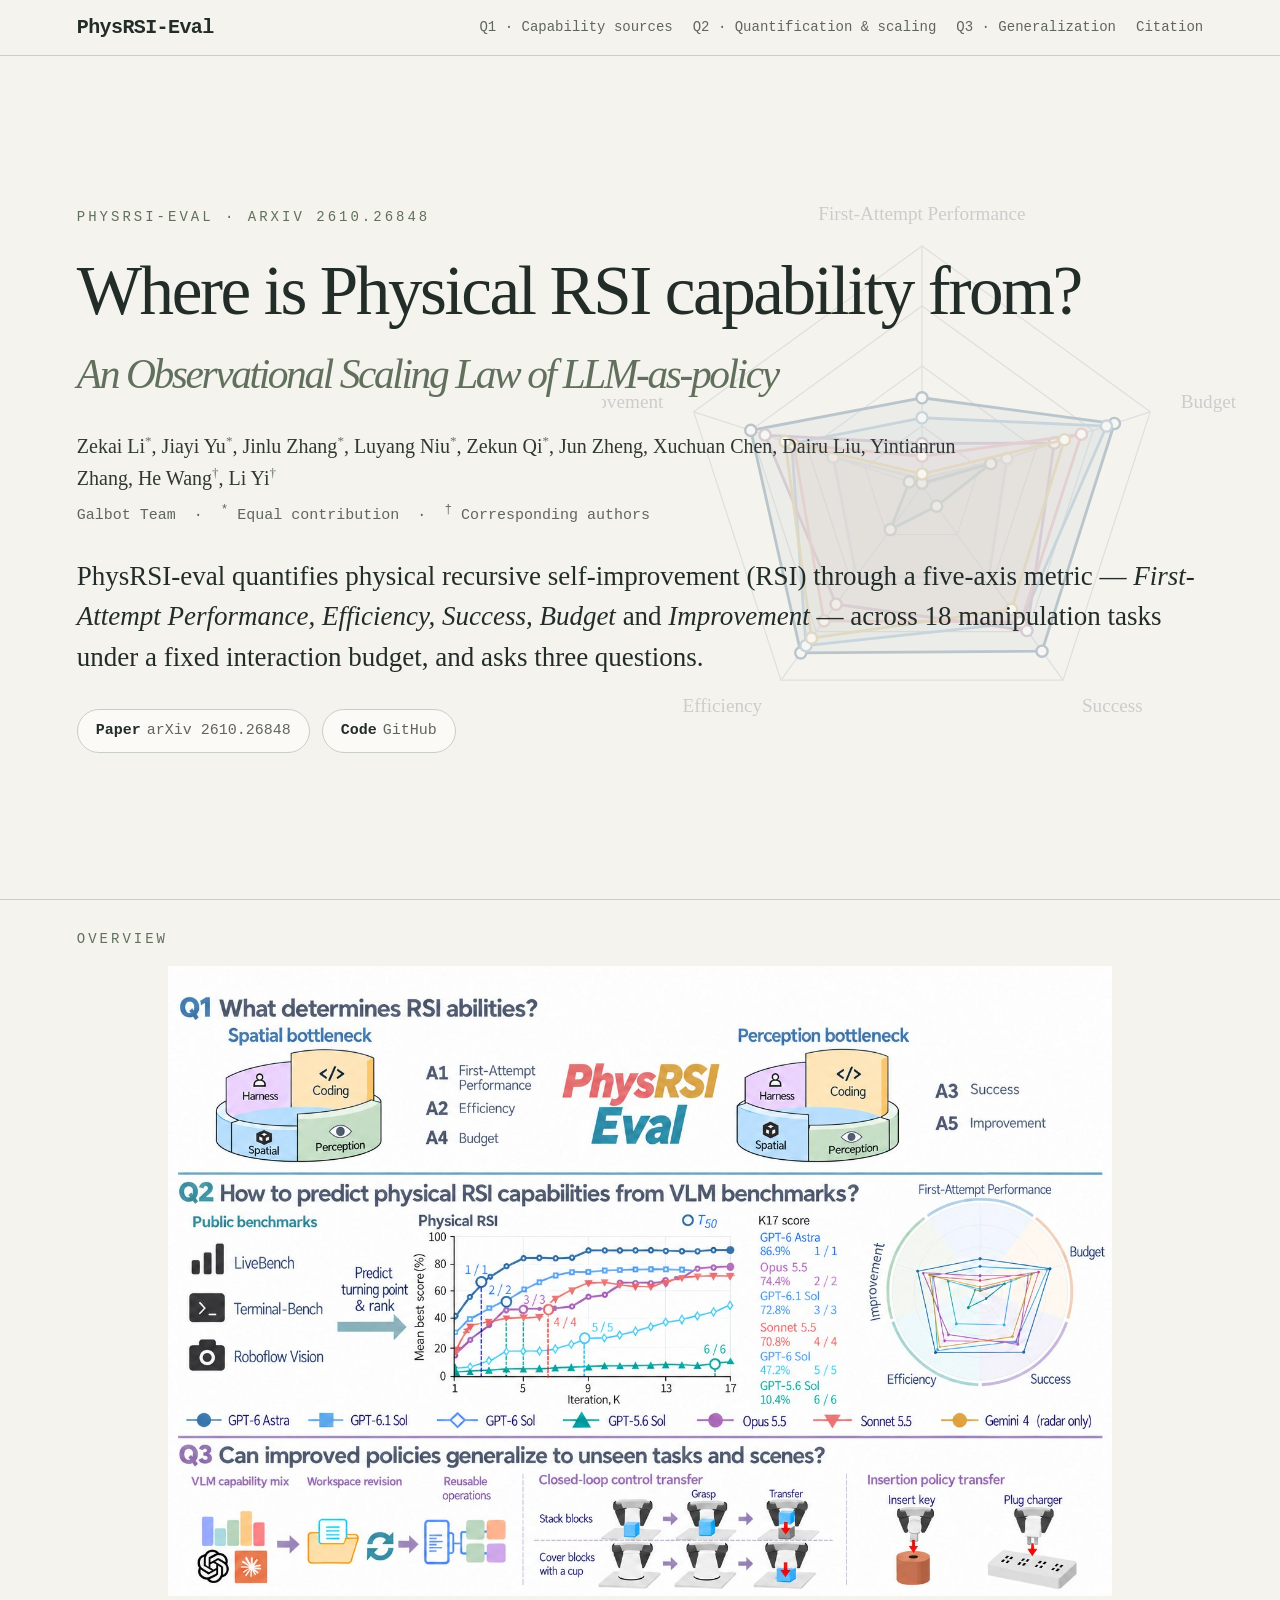
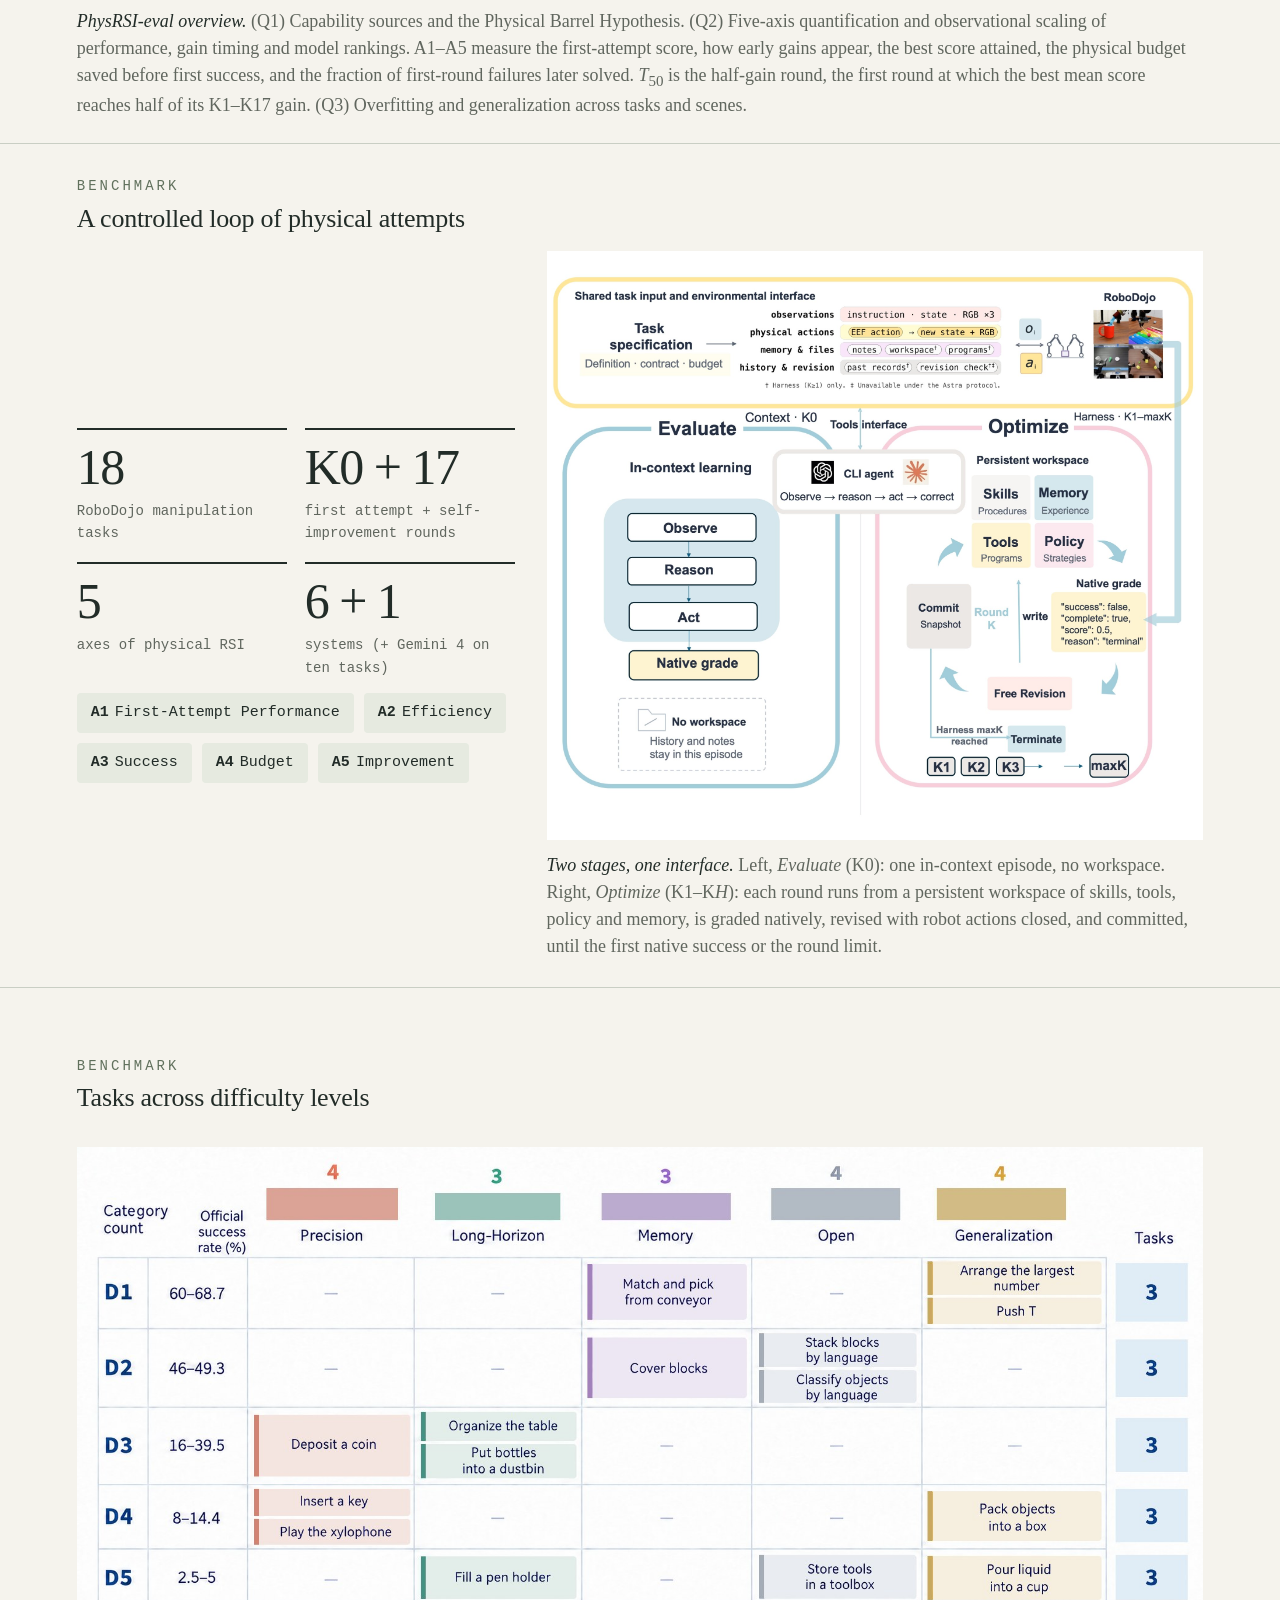
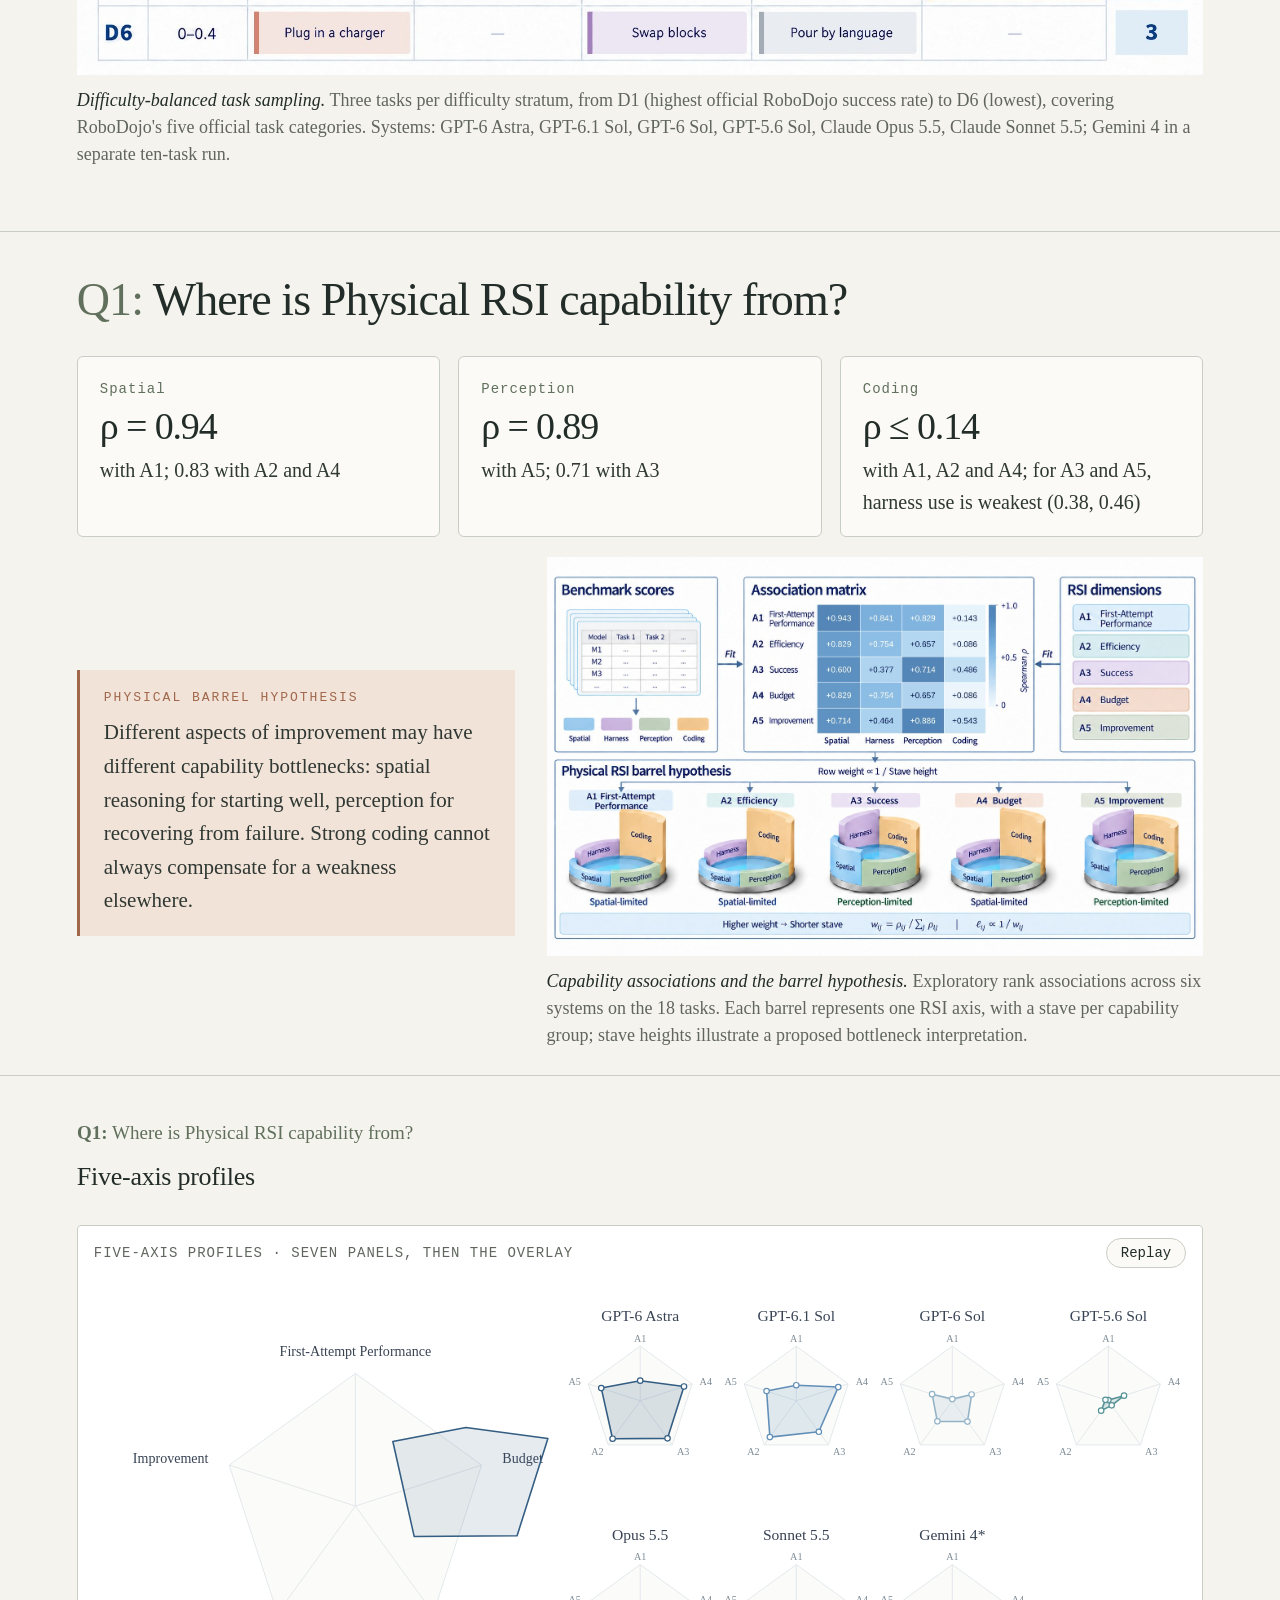
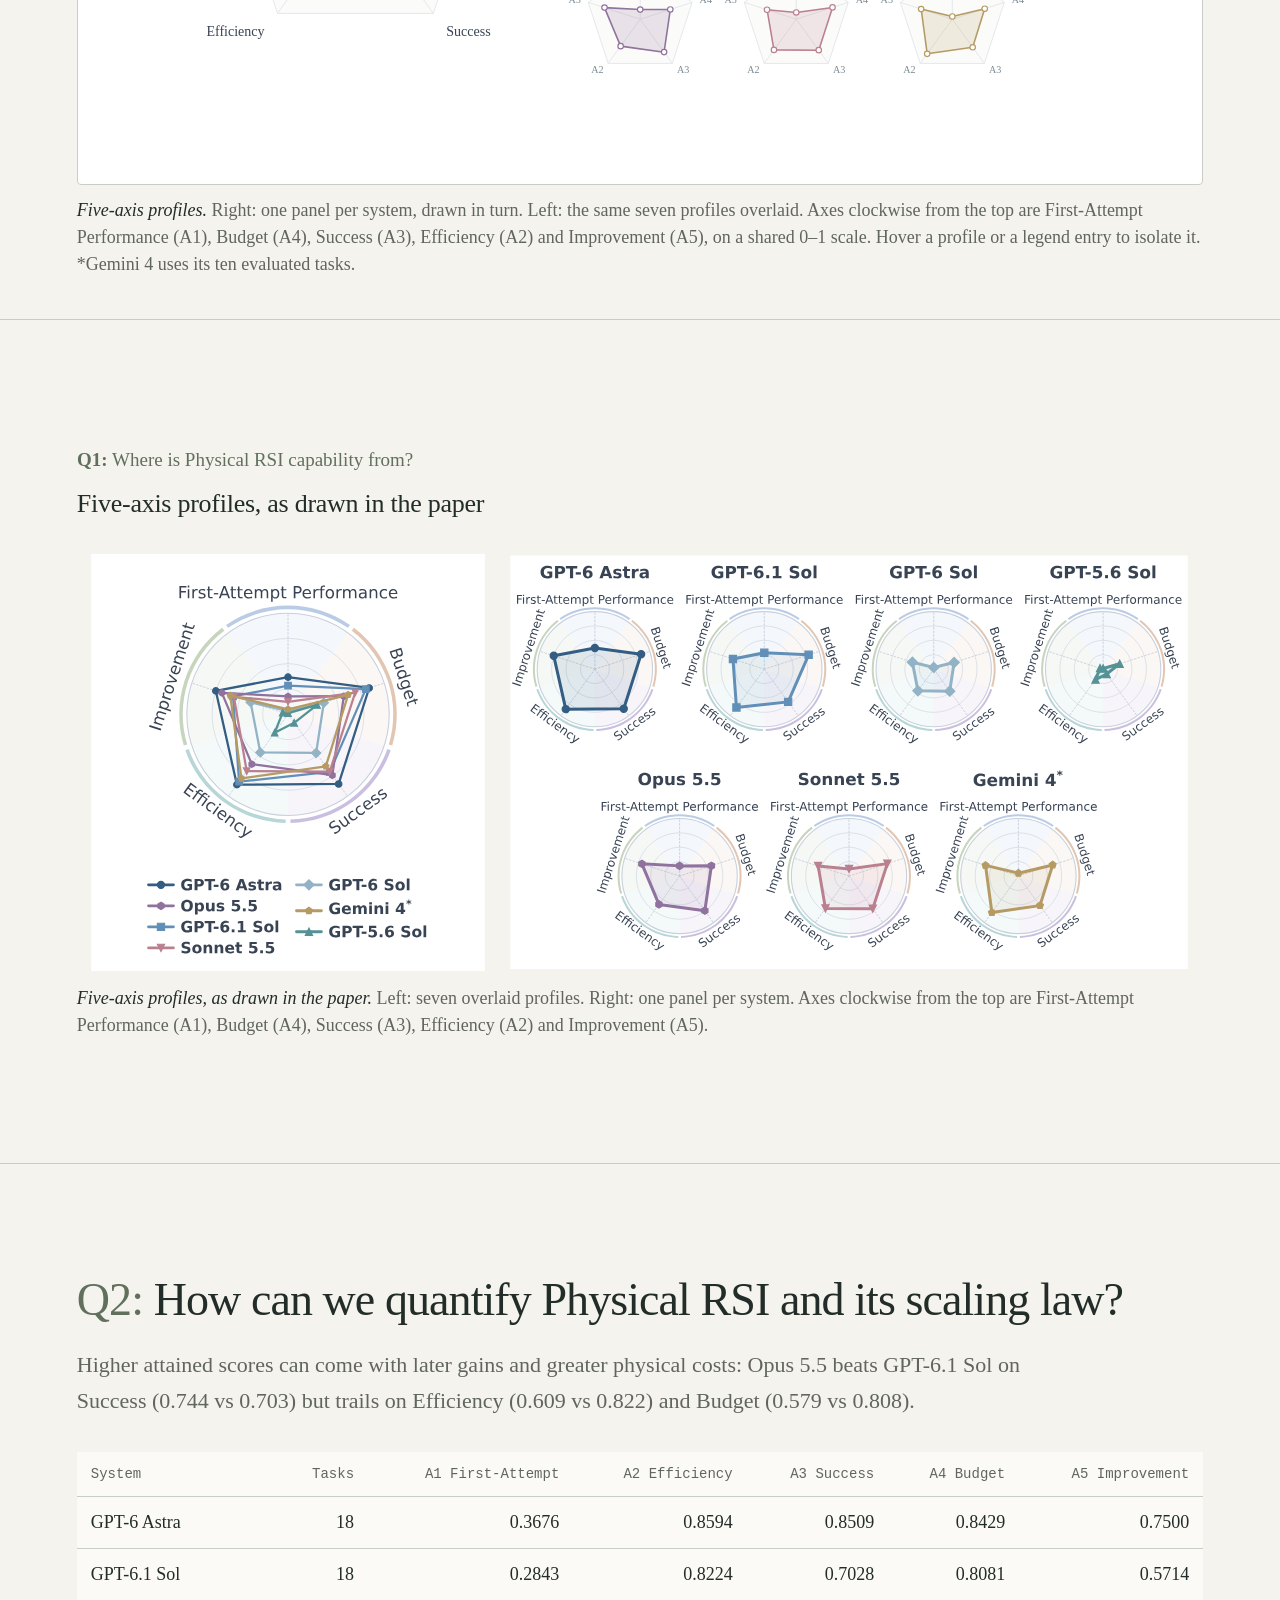
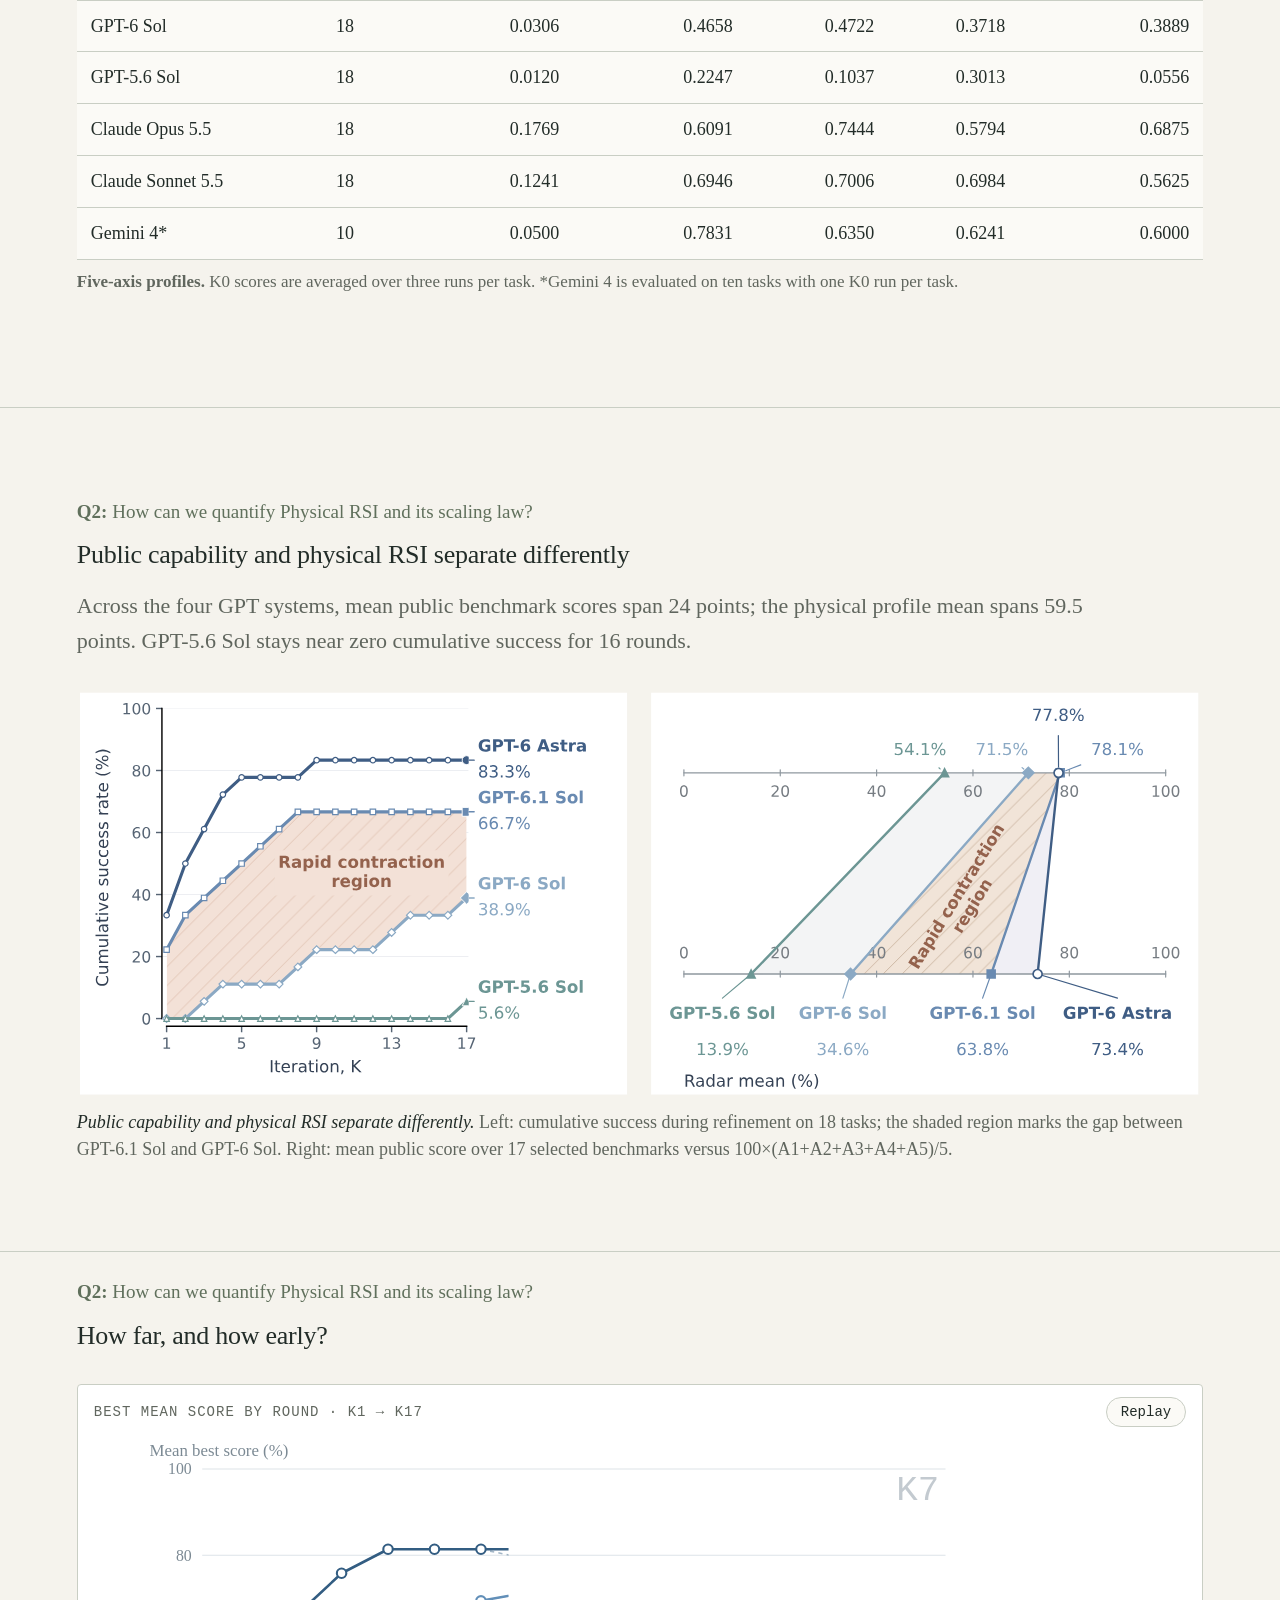
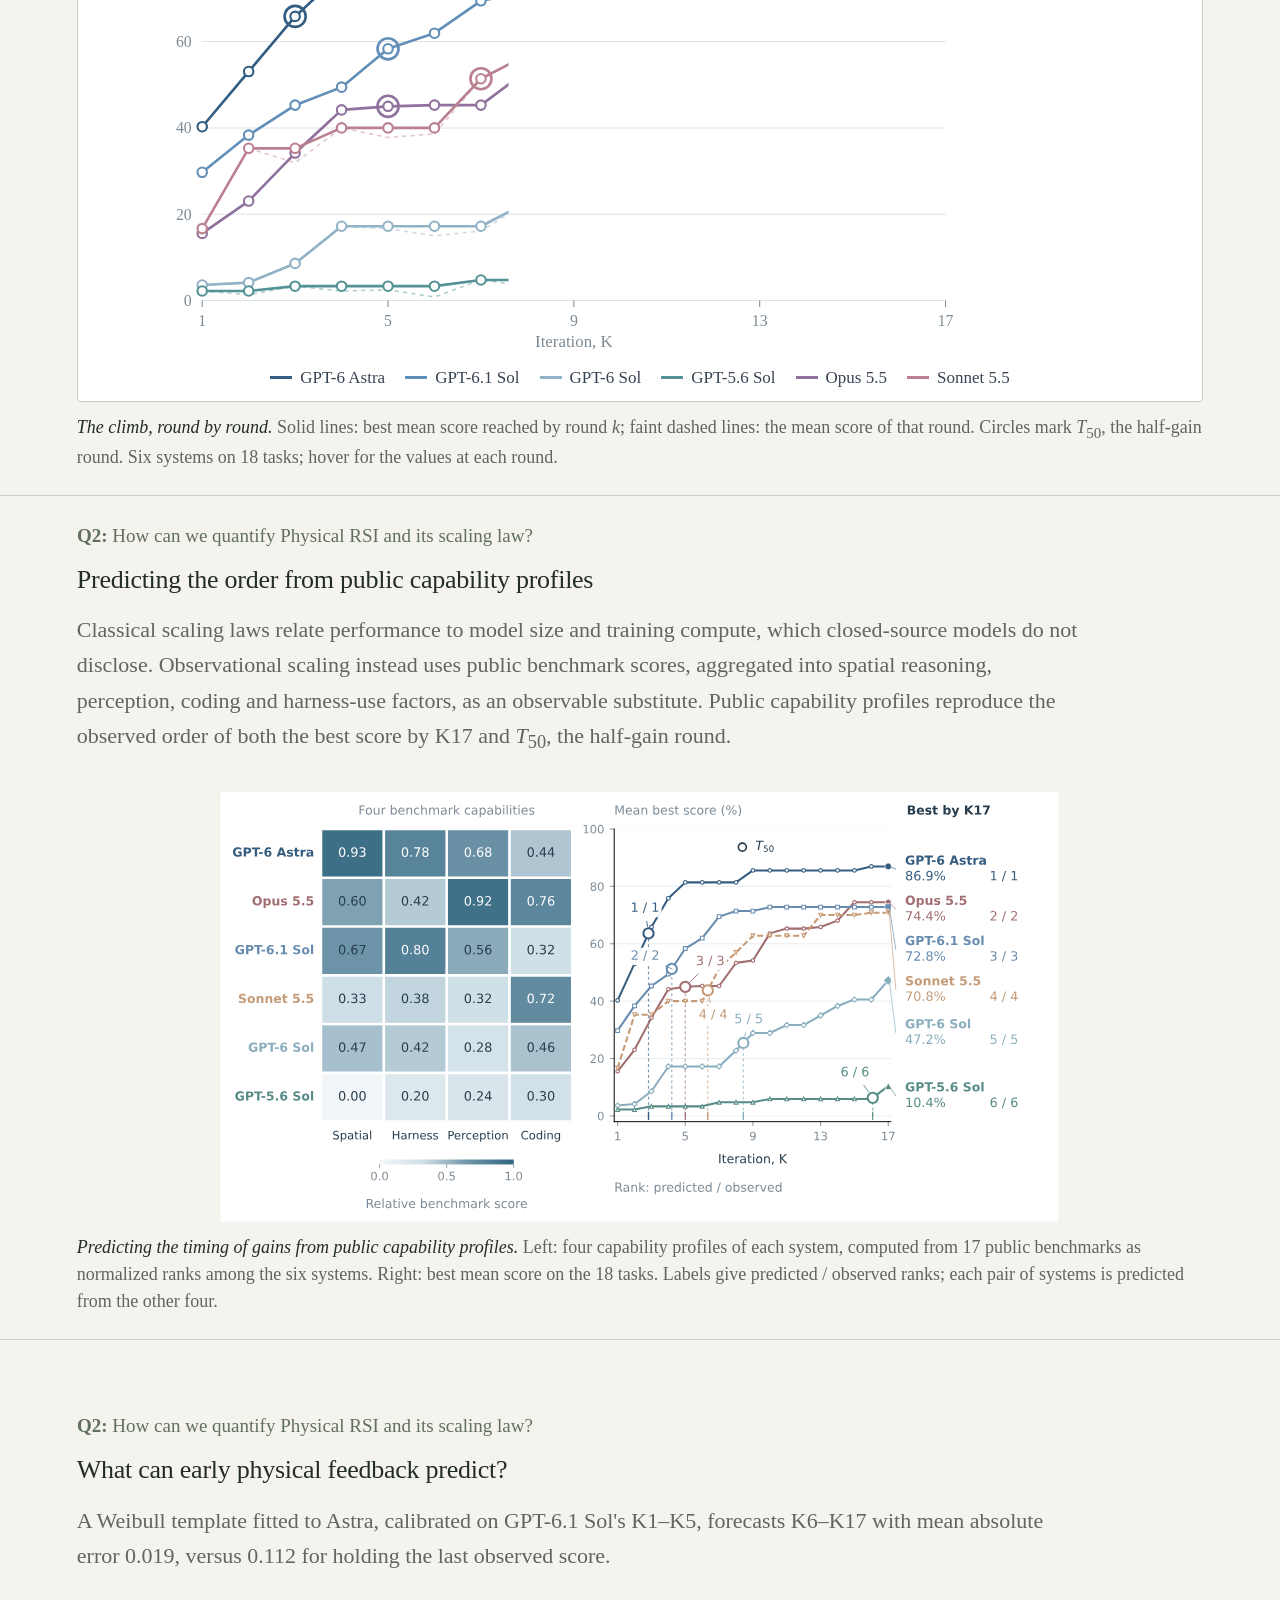
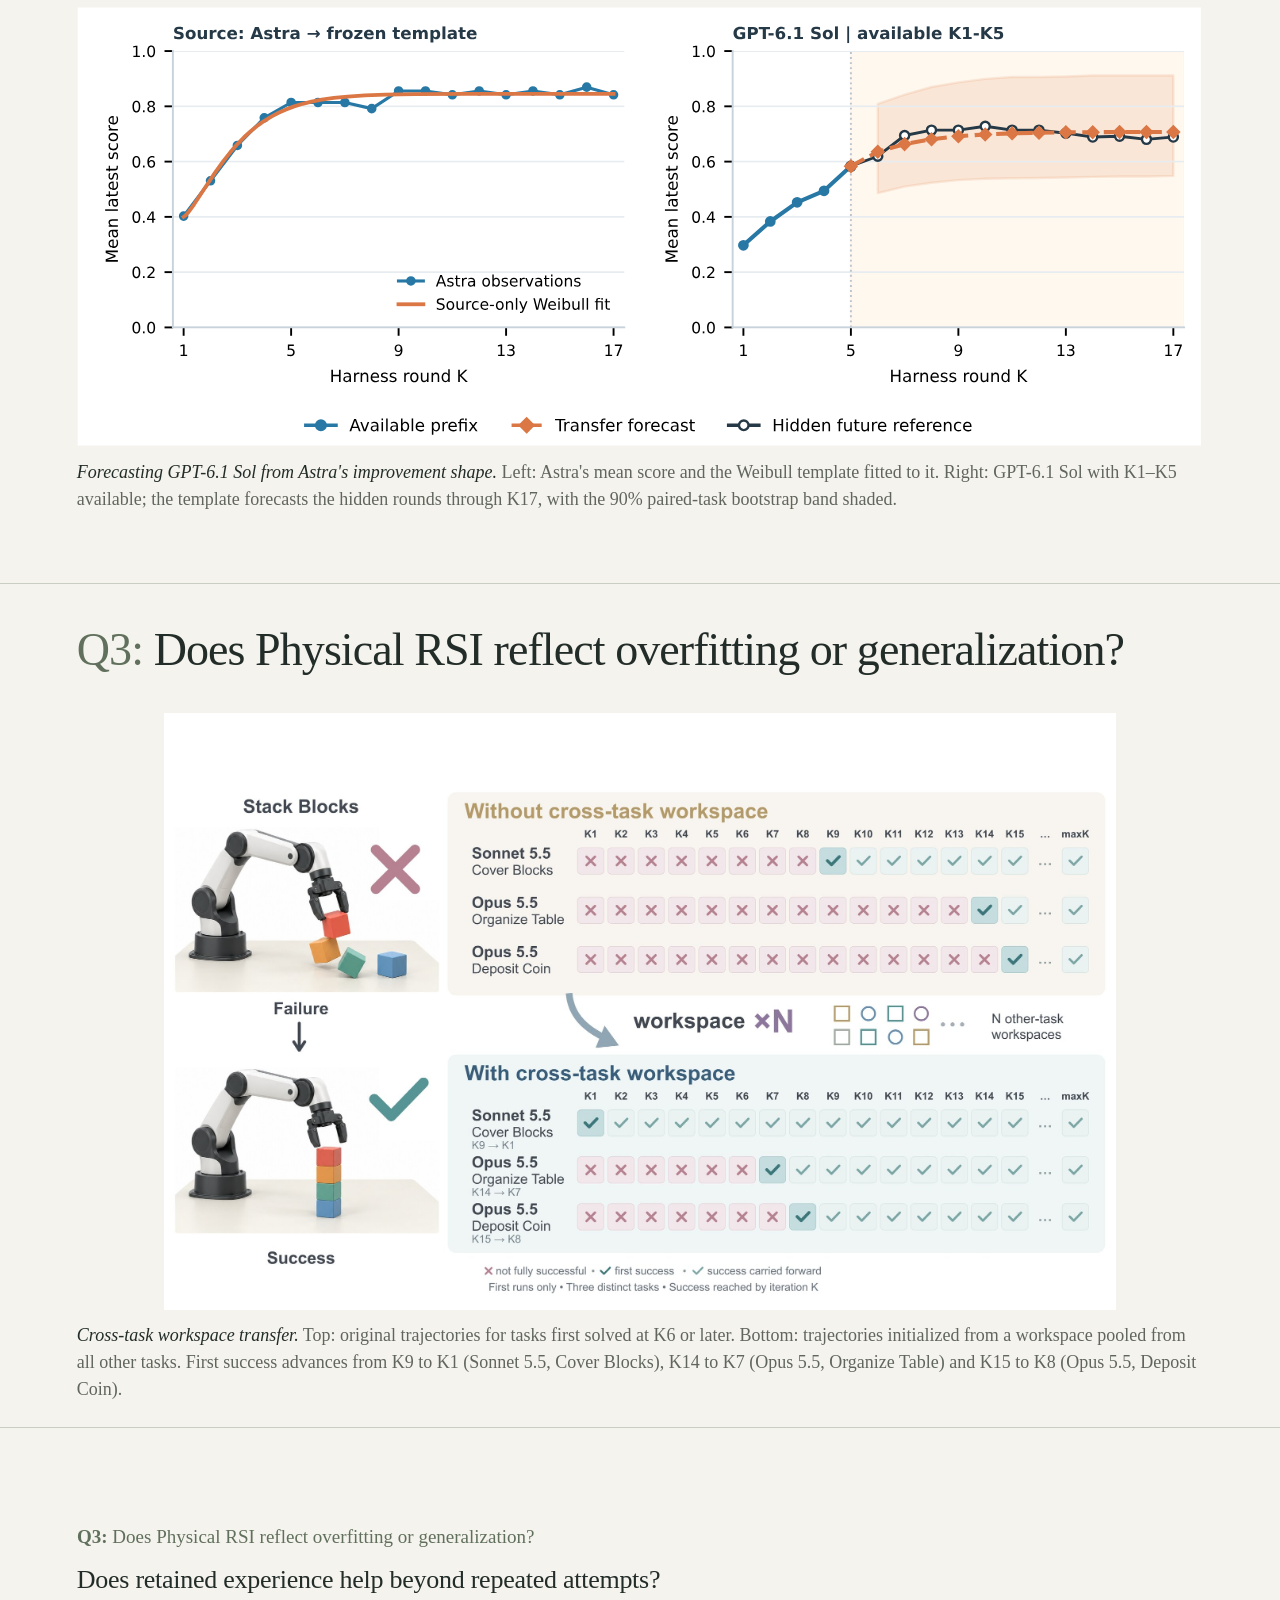
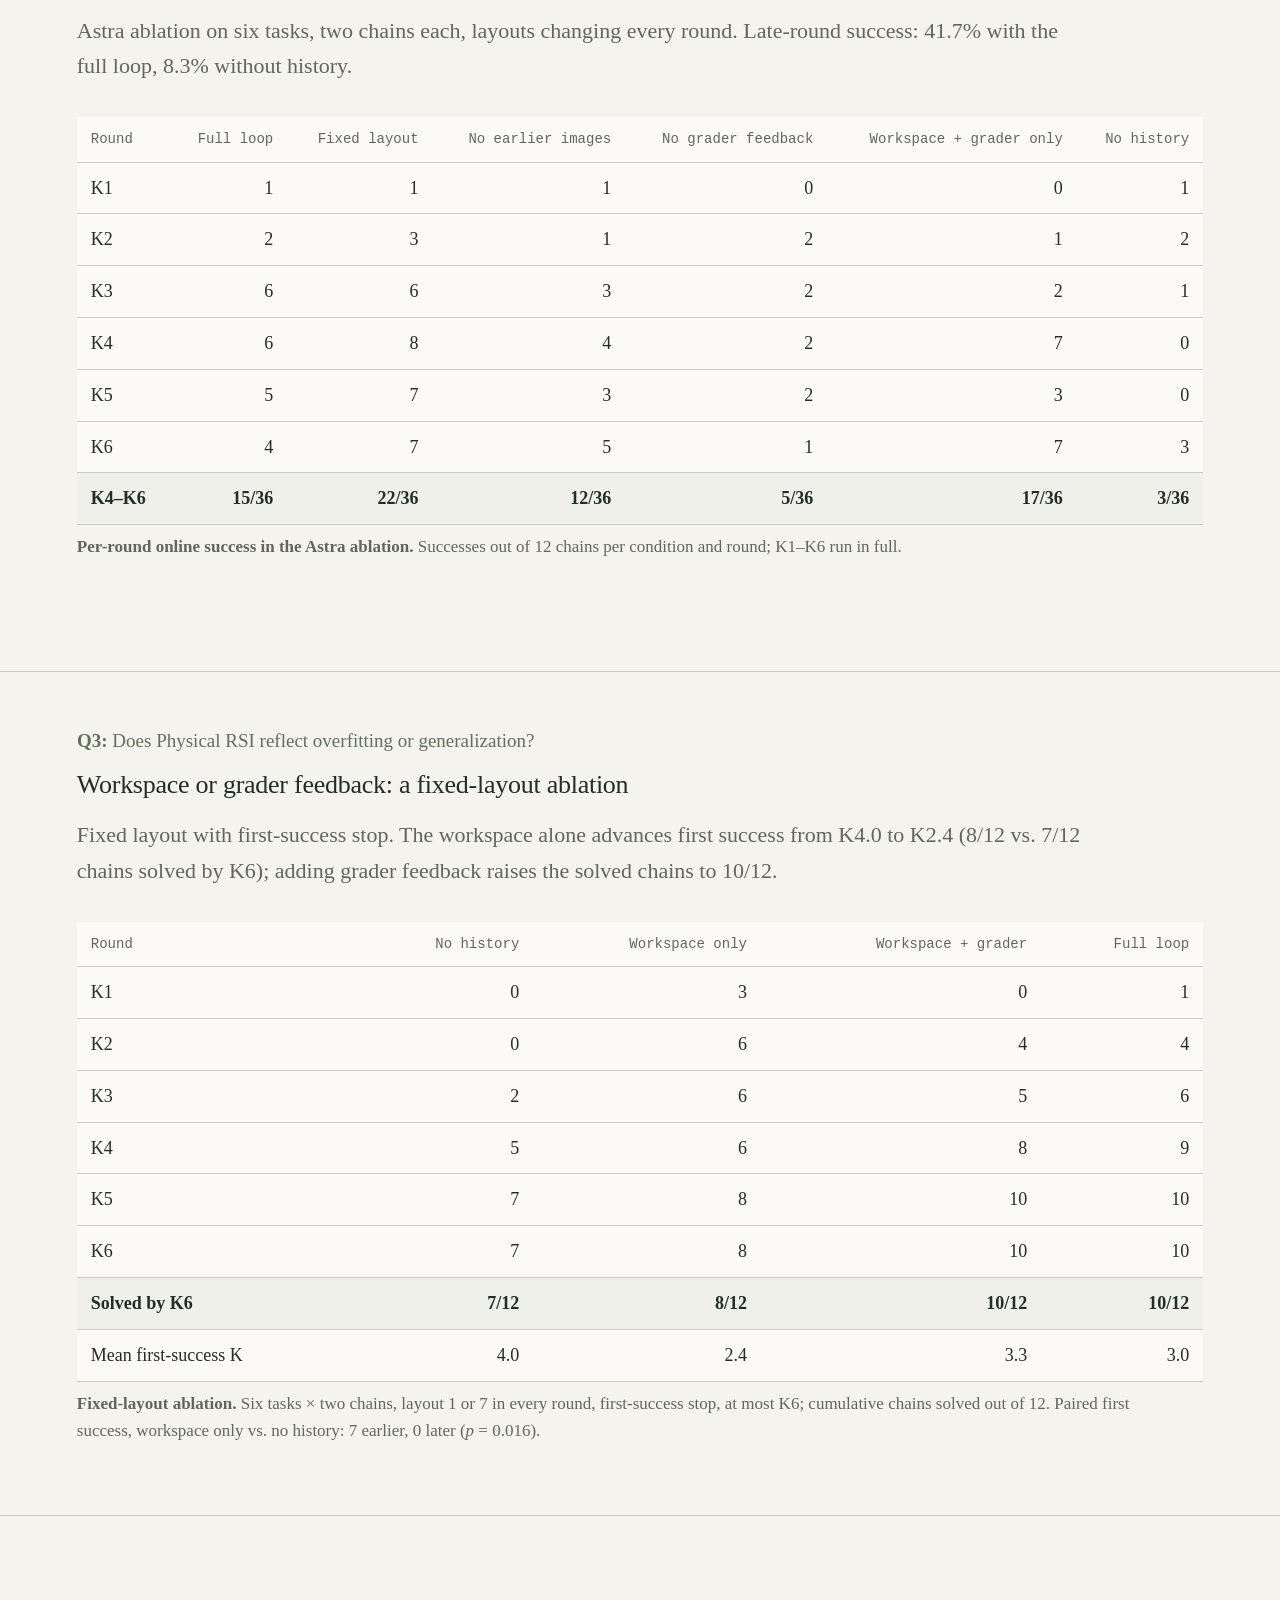
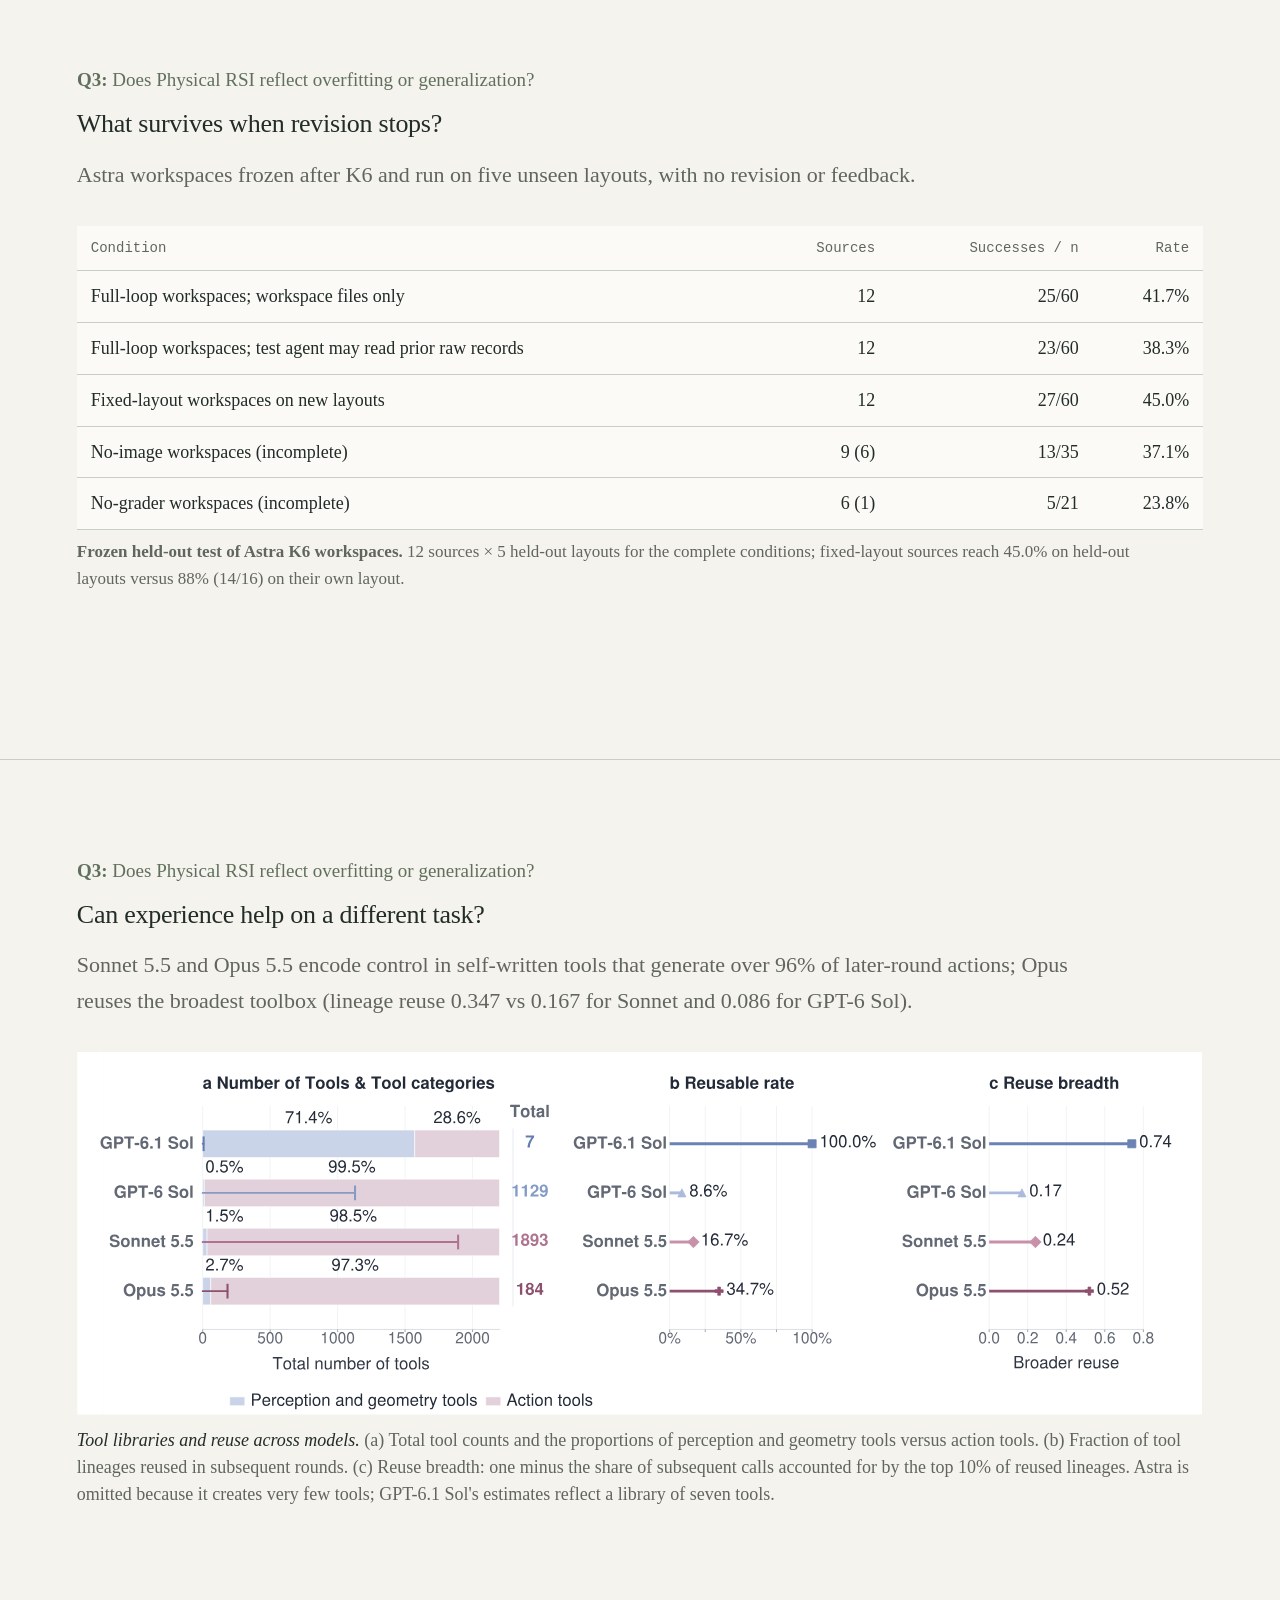
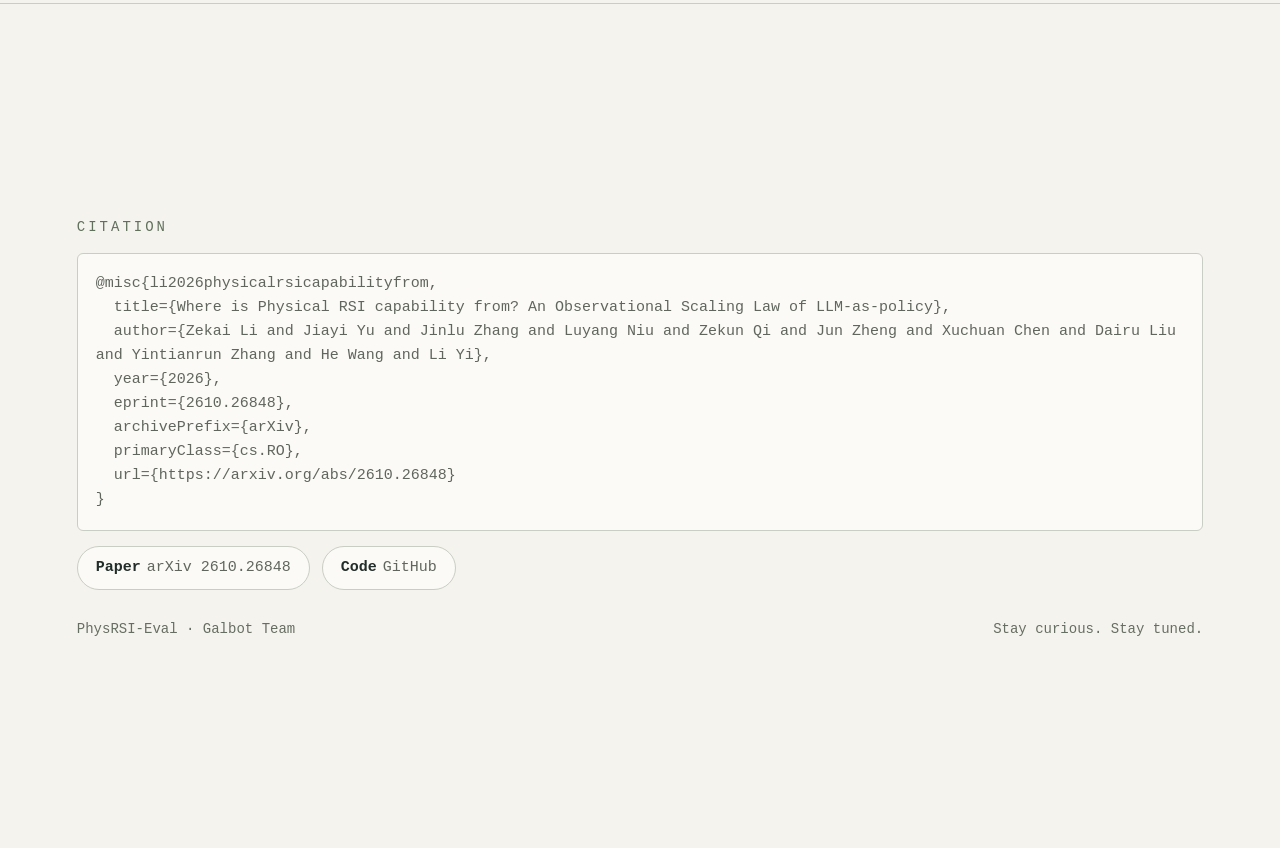
<file: index.html>
<!doctype html>
<html lang="en">
<head>
  <meta charset="utf-8">
  <meta name="viewport" content="width=device-width, initial-scale=1">
  <meta name="description" content="Where is Physical RSI capability from? An Observational Scaling Law of LLM-as-policy. PhysRSI-eval quantifies physical recursive self-improvement on 18 manipulation tasks with a five-axis metric, studies its capability sources and observational scaling, and tests whether the gains generalize.">
  <meta name="color-scheme" content="light">
  <title>Where is Physical RSI capability from? — PhysRSI-Eval</title>
  <style>
    :root {
      --bg: #f5f3ed; --paper: #fbfaf6; --ink: #222c28; --muted: #60665e; --accent: #60705c;
      --dot: #5a7552; --rule: #c9cec4; --warm: #a0674b; --warm-bg: #f2e3d8;
      --head: 56px;            /* 顶栏高度，页面对齐时要避开 */
      --figh: calc(100vh - 300px); /* 每页图片的默认最大高度，由各页按内容多少覆盖 */
    }
    * { box-sizing: border-box; }
    html { scroll-behavior: smooth; }
    body { margin: 0; background: var(--bg); color: var(--ink); font-family: Georgia, 'Times New Roman', serif; line-height: 1.6; }
    a { color: inherit; }
    .wrap { max-width: 1320px; margin: 0 auto; padding: 0 6vw; width: 100%; }

    header.top { position: sticky; top: 0; z-index: 10; height: var(--head); background: rgba(245,243,237,.94); backdrop-filter: blur(6px); border-bottom: 1px solid var(--rule); }
    header.top .wrap { display: flex; justify-content: space-between; align-items: center; gap: 24px; height: 100%; font-family: 'Courier New', monospace; font-size: 14px; }
    .brand { font-size: 20px; font-weight: bold; letter-spacing: -.6px; text-decoration: none; }
    nav { display: flex; gap: 20px; flex-wrap: wrap; }
    nav a { text-decoration: none; color: var(--muted); }
    nav a:hover { color: var(--ink); }

    /* 每个 .page 是一屏：滚轮一次对齐到下一屏，内容垂直居中；
       图片/动画作为可收缩的 flex 项，占用标题与图注之外的剩余高度（object-fit 保持比例） */
    .page { height: calc(100vh - var(--head)); display: flex; flex-direction: column; justify-content: center; padding: 28px 0 24px; border-bottom: 1px solid var(--rule); scroll-snap-align: start; scroll-snap-stop: always; }
    .page > .wrap { display: flex; flex-direction: column; justify-content: center; min-height: 0; max-height: 100%; }
    .page figure { display: flex; flex-direction: column; min-height: 0; margin: 16px 0 0; }
    .page figure img { min-height: 0; width: 100%; height: auto; object-fit: contain; background: transparent; border: 0; border-radius: 0; }
    .page .anim { display: flex; flex-direction: column; min-height: 0; }
    .page .anim svg { min-height: 0; width: 100%; height: auto; }
    /* 无固有尺寸的 SVG 图不能用百分比高度（会退化成 300×150），按视口高度限制宽度即可 */
    .page .radarpair { width: 100%; max-width: min(1100px, 150vh); }
    /* 左文右图的两栏页：右栏图占整行高度并随页高缩放 */
    .split { display: grid; grid-template-columns: 1fr 1.5fr; gap: 32px; align-items: center; min-height: 0; grid-template-rows: minmax(0, 1fr); }
    .split figure { margin: 0; min-height: 0; height: 100%; display: flex; flex-direction: column; justify-content: center; }
    .split figure img { min-height: 0; flex: 0 1 auto; }
    .split .col { display: grid; gap: 14px; align-content: center; }
    .split .col .card, .split .col .callout, .split .col .stats, .split .col .axes { margin: 0; }
    .stats.two { grid-template-columns: repeat(2, 1fr); }

    .eyebrow { color: var(--accent); font-family: 'Courier New', monospace; font-size: 14px; letter-spacing: 3px; text-transform: uppercase; margin: 0; }
    /* 子页顶部的问题标题：由 h2 大小缩放到小字（类似 macOS 窗口缩放），每次滚入视口重放 */
    .qlabel { font-family: Georgia, 'Times New Roman', serif; font-size: 19px; line-height: 1.3; color: var(--accent); margin: 0 0 10px; transform-origin: left top; }
    .qlabel b { font-weight: bold; }
    .page.in .qlabel { animation: qshrink .85s cubic-bezier(.16, .84, .3, 1) both; }
    @keyframes qshrink { from { transform: translateY(34px) scale(2.4); opacity: 0; } 60% { opacity: 1; } to { transform: none; opacity: 1; } }
    .qn { color: var(--accent); }
    h1 { font-size: clamp(38px, 5.4vw, 70px); line-height: 1.12; font-weight: normal; letter-spacing: -.035em; margin: 24px 0 28px; }
    h1 span { display: block; margin-top: 18px; font-size: .6em; line-height: 1.3; font-style: italic; color: var(--accent); }
    .authors { font-size: 20px; line-height: 1.6; margin: 0 0 6px; }
    .authors sup { font-size: .65em; color: var(--accent); }
    .affil { font-family: 'Courier New', monospace; font-size: 15px; color: var(--muted); margin: 0 0 28px; }
    .tldr { font-size: clamp(22px, 2.4vw, 27px); line-height: 1.5; color: var(--ink); max-width: 44em; margin: 0 0 32px; }
    .links { display: flex; gap: 12px; flex-wrap: wrap; }
    .pill { font-family: 'Courier New', monospace; font-size: 15px; padding: 9px 18px; border: 1px solid var(--rule); border-radius: 999px; color: var(--muted); background: var(--paper); }
    .pill b { color: var(--ink); font-weight: bold; margin-right: 6px; }
    a.pill { text-decoration: none; }
    a.pill:hover { border-color: var(--ink); color: var(--ink); }

    /* 首页：叠加雷达动画作为半透明背景，置于文字之后 */
    .hero { position: relative; overflow: hidden; }
    .hero .wrap { position: relative; z-index: 1; }
    #hero-bg { position: absolute; right: 3vw; top: 50%; transform: translateY(-50%); width: min(72vh, 640px); aspect-ratio: 1; opacity: .3; pointer-events: none; z-index: 0; }
    #hero-bg svg { width: 100%; height: 100%; display: block; font-family: Georgia, 'Times New Roman', serif; }

    h2 { font-weight: normal; font-size: clamp(32px, 3.8vw, 46px); letter-spacing: -.02em; line-height: 1.2; margin: 10px 0 20px; }
    h3 { font-weight: normal; font-size: 26px; margin: 0 0 12px; letter-spacing: -.01em; }
    p { margin: 0 0 18px; font-size: 22px; color: #2f3833; max-width: 46em; }
    .lead { color: var(--muted); }

    .callout { border-left: 3px solid var(--accent); background: var(--paper); padding: 18px 24px; margin: 24px 0 0; max-width: 56em; }
    .callout p { margin: 0; font-size: 21px; }
    .callout .label { display: block; font-family: 'Courier New', monospace; font-size: 13px; letter-spacing: 2px; text-transform: uppercase; color: var(--accent); margin-bottom: 8px; }
    .barrel { border-left-color: var(--warm); background: var(--warm-bg); }
    .barrel .label { color: var(--warm); }

    .grid3 { display: grid; grid-template-columns: repeat(3, 1fr); gap: 18px; margin-top: 8px; }
    .card { background: var(--paper); border: 1px solid var(--rule); border-radius: 6px; padding: 18px 22px; }
    .card .tag { font-family: 'Courier New', monospace; font-size: 14px; color: var(--accent); letter-spacing: 1px; }
    .card p { font-size: 20px; margin: 6px 0 0; }
    .card .big { font-size: 38px; letter-spacing: -.03em; line-height: 1.1; margin-top: 6px; }

    .stats { display: grid; grid-template-columns: repeat(4, 1fr); gap: 18px; margin: 20px 0 24px; }
    .stat { border-top: 2px solid var(--ink); padding-top: 12px; }
    .stat .num { font-size: clamp(34px, 4.4vw, 50px); line-height: 1; letter-spacing: -.03em; }
    .stat .cap { font-family: 'Courier New', monospace; font-size: 14px; color: var(--muted); margin-top: 8px; }

    .axes { display: flex; flex-wrap: wrap; gap: 10px; margin: 0 0 8px; padding: 0; list-style: none; }
    .axes li { font-family: 'Courier New', monospace; font-size: 15px; padding: 8px 14px; border-radius: 4px; background: #e6eae0; color: var(--ink); }
    .axes li b { font-weight: bold; margin-right: 6px; }

    figure { margin: 20px 0 0; }
    figure img { display: block; width: 100%; height: auto; background: #fff; border: 1px solid var(--rule); border-radius: 4px; }
    figcaption { font-size: 18px; color: var(--muted); margin: 12px auto 0; line-height: 1.5; max-width: 64em; }
    figcaption b { color: var(--ink); font-weight: normal; font-style: italic; }
    .radarpair { display: grid; grid-template-columns: 35fr 60fr; gap: 24px; align-items: center; max-width: 1100px; margin: 0 auto; }

    .table-wrap { overflow: auto; margin: 16px 0 8px; max-height: calc(100vh - 360px); }
    table { border-collapse: collapse; width: 100%; font-size: 18px; background: var(--paper); }
    th, td { padding: 11px 14px; border-bottom: 1px solid var(--rule); text-align: right; white-space: nowrap; }
    th:first-child, td:first-child { text-align: left; }
    thead th { font-family: 'Courier New', monospace; font-size: 14px; font-weight: normal; color: var(--muted); }
    tbody th { font-weight: normal; }
    tr.sum th, tr.sum td { font-weight: bold; background: #eef0e9; }
    .note { font-size: 17px; color: var(--muted); max-width: 64em; }
    pre { font-family: 'Courier New', monospace; font-size: 15px; background: var(--paper); border: 1px solid var(--rule); border-radius: 6px; padding: 18px; white-space: pre-wrap; word-break: break-word; color: var(--muted); }

    /* 动画图：白底卡片 + 顶栏（标题 / 重播按钮）；SVG 按页高缩放并居中 */
    .anim { background: #fff; border: 1px solid var(--rule); border-radius: 4px; padding: 12px 16px 8px; position: relative; }
    .animbar { display: flex; justify-content: space-between; align-items: center; gap: 12px; margin-bottom: 4px; }
    .animbar .t { font-family: 'Courier New', monospace; font-size: 14px; letter-spacing: 1px; color: var(--muted); text-transform: uppercase; }
    .animbar button { font-family: 'Courier New', monospace; font-size: 14px; padding: 6px 14px; border: 1px solid var(--rule); border-radius: 999px; background: var(--paper); color: var(--ink); cursor: pointer; }
    .animbar button:hover { border-color: var(--ink); }
    .anim svg { display: block; width: 100%; height: auto; font-family: Georgia, 'Times New Roman', serif; }
    .anim .tip { position: absolute; pointer-events: none; background: rgba(34,44,40,.94); color: #fff; font-family: 'Courier New', monospace; font-size: 14px; line-height: 1.5; padding: 8px 12px; border-radius: 6px; white-space: nowrap; display: none; z-index: 2; }
    .anim .tip b { font-weight: normal; color: #d9e0d2; }
    .legend { display: flex; flex-wrap: wrap; justify-content: center; gap: 6px 20px; margin: 6px 0 2px; padding: 0; list-style: none; font-size: 17px; color: var(--ink); }
    .legend li { display: flex; align-items: center; gap: 8px; cursor: default; }
    .legend i { display: inline-block; width: 22px; height: 0; border-top: 3px solid currentColor; }
    .legend .dot { width: 12px; height: 12px; border-radius: 50%; display: inline-block; border: 2px solid currentColor; background: #fff; }

    footer { padding: 28px 0 0; font-family: 'Courier New', monospace; font-size: 14px; color: #666e63; }
    footer .wrap { display: flex; justify-content: space-between; gap: 24px; flex-wrap: wrap; }

    /* 桌面且足够高的视口才启用整页对齐；窄屏/矮屏退回普通滚动 */
    @media (min-width: 900px) and (min-height: 620px) {
      html { scroll-snap-type: y mandatory; scroll-padding-top: var(--head); }
    }
    @media (max-width: 899px), (max-height: 619px) {
      .page { height: auto; min-height: auto; padding: 52px 0; }
      .page > .wrap { max-height: none; }
      .split { grid-template-columns: 1fr; grid-template-rows: auto; }
      .split figure { height: auto; margin-top: 16px; }
      .table-wrap { max-height: none; }
    }
    @media (max-width: 760px) {
      .wrap { padding: 0 16px; }
      nav { display: none; }
      .grid3, .radarpair { grid-template-columns: 1fr; }
      .stats { grid-template-columns: repeat(2, 1fr); }
      p { font-size: 20px; }
      .authors { font-size: 18px; }
      figcaption { font-size: 17px; }
      #hero-bg { right: auto; left: 50%; transform: translate(-50%, -50%); width: 90vw; opacity: .16; }
      /* 窄屏下动画图保持可读尺寸，卡片内横向滚动 */
      .anim { overflow-x: auto; }
      .anim svg { min-width: 640px; }
    }
    @media (prefers-reduced-motion: reduce) { html { scroll-behavior: auto; } .page.in .qlabel { animation: none; } }
  </style>
</head>
<body>
  <header class="top">
    <div class="wrap">
      <a class="brand" href="#">PhysRSI-Eval</a>
      <nav>
        <a href="#q1">Q1 · Capability sources</a>
        <a href="#q2">Q2 · Quantification &amp; scaling</a>
        <a href="#q3">Q3 · Generalization</a>
        <a href="#cite">Citation</a>
      </nav>
    </div>
  </header>

  <main>
    <section class="page hero" id="top">
      <div id="hero-bg" aria-hidden="true"></div>
      <div class="wrap">
        <p class="eyebrow">PhysRSI-Eval · arXiv 2610.26848</p>
        <h1>Where is Physical RSI capability from?<span>An Observational Scaling Law of LLM-as-policy</span></h1>
        <p class="authors">Zekai Li<sup>*</sup>, Jiayi Yu<sup>*</sup>, Jinlu Zhang<sup>*</sup>, Luyang Niu<sup>*</sup>, Zekun Qi<sup>*</sup>, Jun Zheng, Xuchuan Chen, Dairu Liu, Yintianrun Zhang, He Wang<sup>&dagger;</sup>, Li Yi<sup>&dagger;</sup></p>
        <p class="affil">Galbot Team &nbsp;·&nbsp; <sup>*</sup> Equal contribution &nbsp;·&nbsp; <sup>&dagger;</sup> Corresponding authors</p>
        <p class="tldr">PhysRSI-eval quantifies physical recursive self-improvement (RSI) through a five-axis metric &mdash; <i>First-Attempt Performance, Efficiency, Success, Budget</i> and <i>Improvement</i> &mdash; across 18 manipulation tasks under a fixed interaction budget, and asks three questions.</p>
        <div class="links">
          <a class="pill" href="https://arxiv.org/abs/2610.26848"><b>Paper</b>arXiv 2610.26848</a>
          <a class="pill" href="https://github.com/PhysRSI-Eval/PhysRSI-Eval-code"><b>Code</b>GitHub</a>
        </div>
      </div>
    </section>

    <section class="page" id="teaser">
      <div class="wrap">
        <p class="eyebrow">Overview</p>
        <figure>
          <img src="static/img/teaser.jpg" alt="Overview with three rows. Q1: two barrels with staves for harness, coding, spatial and perception; a spatial bottleneck for First-Attempt Performance, Efficiency and Budget, and a perception bottleneck for Success and Improvement. Q2: public benchmarks predict the turning point and rank of each system's best-score curve, next to a five-axis radar. Q3: reusable operations transfer from stacking blocks to covering blocks with a cup, and from key insertion to plugging a charger.">
          <figcaption><b>PhysRSI-eval overview.</b> (Q1)&nbsp;Capability sources and the Physical Barrel Hypothesis. (Q2)&nbsp;Five-axis quantification and observational scaling of performance, gain timing and model rankings. A1&ndash;A5 measure the first-attempt score, how early gains appear, the best score attained, the physical budget saved before first success, and the fraction of first-round failures later solved. <i>T</i><sub>50</sub> is the half-gain round, the first round at which the best mean score reaches half of its K1&ndash;K17 gain. (Q3)&nbsp;Overfitting and generalization across tasks and scenes.</figcaption>
        </figure>
      </div>
    </section>

    <section class="page" id="benchmark">
      <div class="wrap">
        <p class="eyebrow">Benchmark</p>
        <h3>A controlled loop of physical attempts</h3>
        <div class="split">
          <div class="col">
            <div class="stats two">
              <div class="stat"><div class="num">18</div><div class="cap">RoboDojo manipulation tasks</div></div>
              <div class="stat"><div class="num">K0 + 17</div><div class="cap">first attempt + self-improvement rounds</div></div>
              <div class="stat"><div class="num">5</div><div class="cap">axes of physical RSI</div></div>
              <div class="stat"><div class="num">6 + 1</div><div class="cap">systems (+ Gemini 4 on ten tasks)</div></div>
            </div>
            <ul class="axes">
              <li><b>A1</b>First-Attempt Performance</li>
              <li><b>A2</b>Efficiency</li>
              <li><b>A3</b>Success</li>
              <li><b>A4</b>Budget</li>
              <li><b>A5</b>Improvement</li>
            </ul>
          </div>
          <figure>
            <img src="static/img/workflow.jpg" alt="Shared task input and robot interface on top; left, the Evaluate stage K0 with one in-context observe, reason, act episode and no workspace; right, the Optimize stage K1 to KH with a persistent workspace of skills, tools, policy and memory, native grading, revision with robot actions closed, and commit." loading="lazy">
            <figcaption><b>Two stages, one interface.</b> Left, <i>Evaluate</i> (K0): one in-context episode, no workspace. Right, <i>Optimize</i> (K1&ndash;K<i>H</i>): each round runs from a persistent workspace of skills, tools, policy and memory, is graded natively, revised with robot actions closed, and committed, until the first native success or the round limit.</figcaption>
          </figure>
        </div>
      </div>
    </section>

    <section class="page" id="tasks">
      <div class="wrap">
        <p class="eyebrow">Benchmark</p>
        <h3>Tasks across difficulty levels</h3>
        <figure>
          <img src="static/img/task_table.jpg" alt="The 18 RoboDojo tasks arranged by difficulty stratum D1 to D6, three tasks each, covering RoboDojo's five official task categories." loading="lazy">
          <figcaption><b>Difficulty-balanced task sampling.</b> Three tasks per difficulty stratum, from D1 (highest official RoboDojo success rate) to D6 (lowest), covering RoboDojo's five official task categories. Systems: GPT-6 Astra, GPT-6.1 Sol, GPT-6 Sol, GPT-5.6 Sol, Claude Opus 5.5, Claude Sonnet 5.5; Gemini 4 in a separate ten-task run.</figcaption>
        </figure>
      </div>
    </section>

    <section class="page" id="q1">
      <div class="wrap">
        <h2><span class="qn">Q1:</span> Where is Physical RSI capability from?</h2>
        <div class="grid3">
          <div class="card"><span class="tag">Spatial</span><div class="big">&rho; = 0.94</div><p>with A1; 0.83 with A2 and A4</p></div>
          <div class="card"><span class="tag">Perception</span><div class="big">&rho; = 0.89</div><p>with A5; 0.71 with A3</p></div>
          <div class="card"><span class="tag">Coding</span><div class="big">&rho; &le; 0.14</div><p>with A1, A2 and A4; for A3 and A5, harness use is weakest (0.38, 0.46)</p></div>
        </div>
        <div class="split" style="margin-top:20px">
          <div class="col">
            <div class="callout barrel">
              <span class="label">Physical Barrel Hypothesis</span>
              <p>Different aspects of improvement may have different capability bottlenecks: spatial reasoning for starting well, perception for recovering from failure. Strong coding cannot always compensate for a weakness elsewhere.</p>
            </div>
          </div>
          <figure>
            <img src="static/img/barrel_matrix.jpg" alt="Left: rank-association matrix between four capability groups (spatial, harness, perception, coding) and the five RSI axes across six systems. Right: one barrel per RSI axis with a stave per capability group." loading="lazy">
            <figcaption><b>Capability associations and the barrel hypothesis.</b> Exploratory rank associations across six systems on the 18 tasks. Each barrel represents one RSI axis, with a stave per capability group; stave heights illustrate a proposed bottleneck interpretation.</figcaption>
          </figure>
        </div>
      </div>
    </section>

    <!-- 雷达图动画：先逐个画出 7 个单模型雷达，再把多边形飞入左侧 overlay -->
    <section class="page" id="q1-radar-anim">
      <div class="wrap">
        <p class="qlabel"><b>Q1:</b> Where is Physical RSI capability from?</p>
        <h3>Five-axis profiles</h3>
        <figure>
          <div class="anim" id="radar-anim">
            <div class="animbar"><span class="t">Five-axis profiles · seven panels, then the overlay</span><button type="button" data-replay>Replay</button></div>
            <div class="tip"></div>
          </div>
          <figcaption><b>Five-axis profiles.</b> Right: one panel per system, drawn in turn. Left: the same seven profiles overlaid. Axes clockwise from the top are First-Attempt Performance (A1), Budget (A4), Success (A3), Efficiency (A2) and Improvement (A5), on a shared 0&ndash;1 scale. Hover a profile or a legend entry to isolate it. *Gemini 4 uses its ten evaluated tasks.</figcaption>
        </figure>
      </div>
    </section>

    <section class="page" id="q1-radar">
      <div class="wrap">
        <p class="qlabel"><b>Q1:</b> Where is Physical RSI capability from?</p>
        <h3>Five-axis profiles, as drawn in the paper</h3>
        <figure>
          <div class="radarpair">
            <img src="static/img/radar_overlay_7models.svg" alt="Seven five-axis profiles overlaid on one radar chart." loading="lazy">
            <img src="static/img/radar_panels_7models.svg" alt="One five-axis radar panel per system: GPT-6 Astra, GPT-6.1 Sol, GPT-6 Sol, GPT-5.6 Sol, Opus 5.5, Sonnet 5.5 and Gemini 4." loading="lazy">
          </div>
          <figcaption><b>Five-axis profiles, as drawn in the paper.</b> Left: seven overlaid profiles. Right: one panel per system. Axes clockwise from the top are First-Attempt Performance (A1), Budget (A4), Success (A3), Efficiency (A2) and Improvement (A5).</figcaption>
        </figure>
      </div>
    </section>

    <section class="page" id="q2">
      <div class="wrap">
        <h2><span class="qn">Q2:</span> How can we quantify Physical RSI and its scaling law?</h2>
        <p class="lead">Higher attained scores can come with later gains and greater physical costs: Opus 5.5 beats GPT-6.1 Sol on Success (0.744 vs 0.703) but trails on Efficiency (0.609 vs 0.822) and Budget (0.579 vs 0.808).</p>
        <div class="table-wrap"><table>
          <thead><tr><th>System</th><th>Tasks</th><th>A1 First-Attempt</th><th>A2 Efficiency</th><th>A3 Success</th><th>A4 Budget</th><th>A5 Improvement</th></tr></thead>
          <tbody>
            <tr><th>GPT-6 Astra</th><td>18</td><td>0.3676</td><td>0.8594</td><td>0.8509</td><td>0.8429</td><td>0.7500</td></tr>
            <tr><th>GPT-6.1 Sol</th><td>18</td><td>0.2843</td><td>0.8224</td><td>0.7028</td><td>0.8081</td><td>0.5714</td></tr>
            <tr><th>GPT-6 Sol</th><td>18</td><td>0.0306</td><td>0.4658</td><td>0.4722</td><td>0.3718</td><td>0.3889</td></tr>
            <tr><th>GPT-5.6 Sol</th><td>18</td><td>0.0120</td><td>0.2247</td><td>0.1037</td><td>0.3013</td><td>0.0556</td></tr>
            <tr><th>Claude Opus 5.5</th><td>18</td><td>0.1769</td><td>0.6091</td><td>0.7444</td><td>0.5794</td><td>0.6875</td></tr>
            <tr><th>Claude Sonnet 5.5</th><td>18</td><td>0.1241</td><td>0.6946</td><td>0.7006</td><td>0.6984</td><td>0.5625</td></tr>
            <tr><th>Gemini 4*</th><td>10</td><td>0.0500</td><td>0.7831</td><td>0.6350</td><td>0.6241</td><td>0.6000</td></tr>
          </tbody>
        </table></div>
        <p class="note"><b>Five-axis profiles.</b> K0 scores are averaged over three runs per task. *Gemini 4 is evaluated on ten tasks with one K0 run per task.</p>
      </div>
    </section>

    <section class="page" id="q2-killzone">
      <div class="wrap">
        <p class="qlabel"><b>Q2:</b> How can we quantify Physical RSI and its scaling law?</p>
        <h3>Public capability and physical RSI separate differently</h3>
        <p class="lead">Across the four GPT systems, mean public benchmark scores span 24 points; the physical profile mean spans 59.5 points. GPT-5.6 Sol stays near zero cumulative success for 16 rounds.</p>
        <figure>
          <img src="static/img/figure4_success_benchmark_area.svg" alt="Left: cumulative success over refinement rounds for the GPT systems, with a shaded gap between GPT-6.1 Sol and GPT-6 Sol. Right: mean public benchmark score versus the mean of the five physical RSI axes." loading="lazy">
          <figcaption><b>Public capability and physical RSI separate differently.</b> Left: cumulative success during refinement on 18 tasks; the shaded region marks the gap between GPT-6.1 Sol and GPT-6 Sol. Right: mean public score over 17 selected benchmarks versus 100&times;(A1+A2+A3+A4+A5)/5.</figcaption>
        </figure>
      </div>
    </section>

    <!-- Figure 7 折线动画：各模型 best mean score 随 K 轮次爬升；数据来自本地已核验结果包 reference18 -->
    <section class="page" id="q2-climb">
      <div class="wrap">
        <p class="qlabel"><b>Q2:</b> How can we quantify Physical RSI and its scaling law?</p>
        <h3>How far, and how early?</h3>
        <figure>
          <div class="anim" id="climb-anim">
            <div class="animbar"><span class="t">Best mean score by round · K1 &rarr; K17</span><button type="button" data-replay>Replay</button></div>
            <div class="tip"></div>
          </div>
          <figcaption><b>The climb, round by round.</b> Solid lines: best mean score reached by round <i>k</i>; faint dashed lines: the mean score of that round. Circles mark <i>T</i><sub>50</sub>, the half-gain round. Six systems on 18 tasks; hover for the values at each round.</figcaption>
        </figure>
      </div>
    </section>

    <section class="page" id="q2-k50">
      <div class="wrap">
        <p class="qlabel"><b>Q2:</b> How can we quantify Physical RSI and its scaling law?</p>
        <h3>Predicting the order from public capability profiles</h3>
        <p class="lead">Classical scaling laws relate performance to model size and training compute, which closed-source models do not disclose. Observational scaling instead uses public benchmark scores, aggregated into spatial reasoning, perception, coding and harness-use factors, as an observable substitute. Public capability profiles reproduce the observed order of both the best score by K17 and <i>T</i><sub>50</sub>, the half-gain round.</p>
        <figure>
          <img src="static/img/half_gain_round_prediction.svg" alt="Left: four capability profiles of each system from 17 public benchmarks. Right: best mean score by round for six systems, with circles at the half-gain round and predicted / observed rank labels." loading="lazy">
          <figcaption><b>Predicting the timing of gains from public capability profiles.</b> Left: four capability profiles of each system, computed from 17 public benchmarks as normalized ranks among the six systems. Right: best mean score on the 18 tasks. Labels give predicted / observed ranks; each pair of systems is predicted from the other four.</figcaption>
        </figure>
      </div>
    </section>

    <section class="page" id="q2-forecast">
      <div class="wrap">
        <p class="qlabel"><b>Q2:</b> How can we quantify Physical RSI and its scaling law?</p>
        <h3>What can early physical feedback predict?</h3>
        <p class="lead">A Weibull template fitted to Astra, calibrated on GPT-6.1 Sol's K1&ndash;K5, forecasts K6&ndash;K17 with mean absolute error 0.019, versus 0.112 for holding the last observed score.</p>
        <figure>
          <img src="static/img/astra_shape_transfer.svg" alt="Left: Astra's mean score with a fitted Weibull template. Right: GPT-6.1 Sol's observed K1 to K5 scores, the forecast through K17 with a 90% bootstrap band, and the hidden actual rounds." loading="lazy">
          <figcaption><b>Forecasting GPT-6.1 Sol from Astra's improvement shape.</b> Left: Astra's mean score and the Weibull template fitted to it. Right: GPT-6.1 Sol with K1&ndash;K5 available; the template forecasts the hidden rounds through K17, with the 90% paired-task bootstrap band shaded.</figcaption>
        </figure>
      </div>
    </section>

    <section class="page" id="q3">
      <div class="wrap">
        <h2><span class="qn">Q3:</span> Does Physical RSI reflect overfitting or generalization?</h2>
        <figure>
          <img src="static/img/cross_task_transfer.jpg" alt="Three task chains with and without a transferred workspace: first success moves from K9 to K1 for Sonnet 5.5 on Cover Blocks, from K14 to K7 for Opus 5.5 on Organize Table, and from K15 to K8 for Opus 5.5 on Deposit Coin." loading="lazy">
          <figcaption><b>Cross-task workspace transfer.</b> Top: original trajectories for tasks first solved at K6 or later. Bottom: trajectories initialized from a workspace pooled from all other tasks. First success advances from K9 to K1 (Sonnet 5.5, Cover Blocks), K14 to K7 (Opus 5.5, Organize Table) and K15 to K8 (Opus 5.5, Deposit Coin).</figcaption>
        </figure>
      </div>
    </section>

    <section class="page" id="q3-ablation">
      <div class="wrap">
        <p class="qlabel"><b>Q3:</b> Does Physical RSI reflect overfitting or generalization?</p>
        <h3>Does retained experience help beyond repeated attempts?</h3>
        <p class="lead">Astra ablation on six tasks, two chains each, layouts changing every round. Late-round success: 41.7% with the full loop, 8.3% without history.</p>
        <div class="table-wrap"><table>
          <thead><tr><th>Round</th><th>Full loop</th><th>Fixed layout</th><th>No earlier images</th><th>No grader feedback</th><th>Workspace + grader only</th><th>No history</th></tr></thead>
          <tbody>
            <tr><th>K1</th><td>1</td><td>1</td><td>1</td><td>0</td><td>0</td><td>1</td></tr>
            <tr><th>K2</th><td>2</td><td>3</td><td>1</td><td>2</td><td>1</td><td>2</td></tr>
            <tr><th>K3</th><td>6</td><td>6</td><td>3</td><td>2</td><td>2</td><td>1</td></tr>
            <tr><th>K4</th><td>6</td><td>8</td><td>4</td><td>2</td><td>7</td><td>0</td></tr>
            <tr><th>K5</th><td>5</td><td>7</td><td>3</td><td>2</td><td>3</td><td>0</td></tr>
            <tr><th>K6</th><td>4</td><td>7</td><td>5</td><td>1</td><td>7</td><td>3</td></tr>
            <tr class="sum"><th>K4&ndash;K6</th><td>15/36</td><td>22/36</td><td>12/36</td><td>5/36</td><td>17/36</td><td>3/36</td></tr>
          </tbody>
        </table></div>
        <p class="note"><b>Per-round online success in the Astra ablation.</b> Successes out of 12 chains per condition and round; K1&ndash;K6 run in full.</p>
      </div>
    </section>

    <section class="page" id="q3-fixed">
      <div class="wrap">
        <p class="qlabel"><b>Q3:</b> Does Physical RSI reflect overfitting or generalization?</p>
        <h3>Workspace or grader feedback: a fixed-layout ablation</h3>
        <p class="lead">Fixed layout with first-success stop. The workspace alone advances first success from K4.0 to K2.4 (8/12 vs. 7/12 chains solved by K6); adding grader feedback raises the solved chains to 10/12.</p>
<div class="table-wrap"><table>
          <thead><tr><th>Round</th><th>No history</th><th>Workspace only</th><th>Workspace + grader</th><th>Full loop</th></tr></thead>
          <tbody>
            <tr><th>K1</th><td>0</td><td>3</td><td>0</td><td>1</td></tr>
            <tr><th>K2</th><td>0</td><td>6</td><td>4</td><td>4</td></tr>
            <tr><th>K3</th><td>2</td><td>6</td><td>5</td><td>6</td></tr>
            <tr><th>K4</th><td>5</td><td>6</td><td>8</td><td>9</td></tr>
            <tr><th>K5</th><td>7</td><td>8</td><td>10</td><td>10</td></tr>
            <tr><th>K6</th><td>7</td><td>8</td><td>10</td><td>10</td></tr>
            <tr class="sum"><th>Solved by K6</th><td>7/12</td><td>8/12</td><td>10/12</td><td>10/12</td></tr>
            <tr><th>Mean first-success K</th><td>4.0</td><td>2.4</td><td>3.3</td><td>3.0</td></tr>
          </tbody>
        </table></div>
        <p class="note"><b>Fixed-layout ablation.</b> Six tasks &times; two chains, layout 1 or 7 in every round, first-success stop, at most K6; cumulative chains solved out of 12. Paired first success, workspace only vs. no history: 7 earlier, 0 later (<i>p</i> = 0.016).</p>
      </div>
    </section>

    <section class="page" id="q3-frozen">
      <div class="wrap">
        <p class="qlabel"><b>Q3:</b> Does Physical RSI reflect overfitting or generalization?</p>
        <h3>What survives when revision stops?</h3>
        <p class="lead">Astra workspaces frozen after K6 and run on five unseen layouts, with no revision or feedback.</p>
        <div class="table-wrap"><table>
          <thead><tr><th>Condition</th><th>Sources</th><th>Successes / n</th><th>Rate</th></tr></thead>
          <tbody>
            <tr><th>Full-loop workspaces; workspace files only</th><td>12</td><td>25/60</td><td>41.7%</td></tr>
            <tr><th>Full-loop workspaces; test agent may read prior raw records</th><td>12</td><td>23/60</td><td>38.3%</td></tr>
            <tr><th>Fixed-layout workspaces on new layouts</th><td>12</td><td>27/60</td><td>45.0%</td></tr>
            <tr><th>No-image workspaces (incomplete)</th><td>9 (6)</td><td>13/35</td><td>37.1%</td></tr>
            <tr><th>No-grader workspaces (incomplete)</th><td>6 (1)</td><td>5/21</td><td>23.8%</td></tr>
          </tbody>
        </table></div>
        <p class="note"><b>Frozen held-out test of Astra K6 workspaces.</b> 12 sources &times; 5 held-out layouts for the complete conditions; fixed-layout sources reach 45.0% on held-out layouts versus 88% (14/16) on their own layout.</p>
      </div>
    </section>

    <section class="page" id="q3-tools">
      <div class="wrap">
        <p class="qlabel"><b>Q3:</b> Does Physical RSI reflect overfitting or generalization?</p>
        <h3>Can experience help on a different task?</h3>
        <p class="lead">Sonnet 5.5 and Opus 5.5 encode control in self-written tools that generate over 96% of later-round actions; Opus reuses the broadest toolbox (lineage reuse 0.347 vs 0.167 for Sonnet and 0.086 for GPT-6 Sol).</p>
        <figure>
          <img src="static/img/tools_reuse.svg" alt="Three panels for GPT-6.1 Sol, GPT-6 Sol, Sonnet 5.5 and Opus 5.5: total tool counts split into perception and geometry tools versus action tools; reusable rate of tool lineages; and reuse breadth." loading="lazy">
          <figcaption><b>Tool libraries and reuse across models.</b> (a)&nbsp;Total tool counts and the proportions of perception and geometry tools versus action tools. (b)&nbsp;Fraction of tool lineages reused in subsequent rounds. (c)&nbsp;Reuse breadth: one minus the share of subsequent calls accounted for by the top 10% of reused lineages. Astra is omitted because it creates very few tools; GPT-6.1 Sol's estimates reflect a library of seven tools.</figcaption>
        </figure>
      </div>
    </section>

    <section class="page" id="cite" style="border-bottom:0">
      <div class="wrap">
        <p class="eyebrow">Citation</p>
        <pre>@misc{li2026physicalrsicapabilityfrom,
  title={Where is Physical RSI capability from? An Observational Scaling Law of LLM-as-policy},
  author={Zekai Li and Jiayi Yu and Jinlu Zhang and Luyang Niu and Zekun Qi and Jun Zheng and Xuchuan Chen and Dairu Liu and Yintianrun Zhang and He Wang and Li Yi},
  year={2026},
  eprint={2610.26848},
  archivePrefix={arXiv},
  primaryClass={cs.RO},
  url={https://arxiv.org/abs/2610.26848}
}</pre>
        <div class="links">
          <a class="pill" href="https://arxiv.org/abs/2610.26848"><b>Paper</b>arXiv 2610.26848</a>
          <a class="pill" href="https://github.com/PhysRSI-Eval/PhysRSI-Eval-code"><b>Code</b>GitHub</a>
        </div>
      </div>
      <footer>
        <div class="wrap"><span>PhysRSI-Eval · Galbot Team</span><span>Stay curious. Stay tuned.</span></div>
      </footer>
    </section>
  </main>

<script>
(function () {
  'use strict';
  var NS = 'http://www.w3.org/2000/svg';
  var INK = '#384354', MUTED = '#7c8a94', GRID = '#dde3e8';
  var REDUCED = window.matchMedia('(prefers-reduced-motion: reduce)').matches;

  // 配色取自论文雷达图（radar_overlay_7models.pdf），逐模型固定，不按名次重排
  var SYS = [
    { id: 'astra',   name: 'GPT-6 Astra', color: '#335D82', a: [0.3676, 0.8594, 0.8509, 0.8429, 0.7500] },
    { id: 'sol61',   name: 'GPT-6.1 Sol', color: '#628FB8', a: [0.2843, 0.8224, 0.7028, 0.8081, 0.5714] },
    { id: 'sol6',    name: 'GPT-6 Sol',   color: '#92B2C6', a: [0.0306, 0.4658, 0.4722, 0.3718, 0.3889] },
    { id: 'sol56',   name: 'GPT-5.6 Sol', color: '#559295', a: [0.0120, 0.2247, 0.1037, 0.3013, 0.0556] },
    { id: 'opus',    name: 'Opus 5.5',    color: '#8F729D', a: [0.1769, 0.6091, 0.7444, 0.5794, 0.6875] },
    { id: 'sonnet',  name: 'Sonnet 5.5',  color: '#BB8090', a: [0.1241, 0.6946, 0.7006, 0.6984, 0.5625] },
    { id: 'gemini',  name: 'Gemini 4*',   color: '#B59B63', a: [0.0500, 0.7831, 0.6350, 0.6241, 0.6000] }
  ];

  // Figure 7 原始数据：reference18 口径的逐轮任务均分 q_k，k = 0..17（recompute.py 复算）
  var CURVES = {
    astra:  [0.3676, 0.4028, 0.5306, 0.6583, 0.7583, 0.8139, 0.8139, 0.8139, 0.7917, 0.8556, 0.8556, 0.8417, 0.8556, 0.8417, 0.8556, 0.8417, 0.8694, 0.8417],
    sol61:  [0.2843, 0.2972, 0.3833, 0.4528, 0.4944, 0.5833, 0.6194, 0.6944, 0.7139, 0.7139, 0.7278, 0.7139, 0.7139, 0.7028, 0.6889, 0.6917, 0.6806, 0.6889],
    sol6:   [0.0306, 0.0361, 0.0417, 0.0861, 0.1722, 0.1667, 0.1500, 0.1611, 0.2278, 0.2889, 0.2806, 0.3167, 0.3083, 0.3500, 0.3833, 0.4056, 0.4056, 0.4722],
    sol56:  [0.0120, 0.0222, 0.0139, 0.0333, 0.0222, 0.0250, 0.0083, 0.0477, 0.0340, 0.0425, 0.0592, 0.0398, 0.0204, 0.0481, 0.0148, 0.0509, 0.0398, 0.1037],
    opus:   [0.1769, 0.1556, 0.2306, 0.3417, 0.4417, 0.4500, 0.4528, 0.4528, 0.5333, 0.5417, 0.6361, 0.6528, 0.6444, 0.6583, 0.6806, 0.7444, 0.7444, 0.7444],
    sonnet: [0.1241, 0.1667, 0.3528, 0.3194, 0.4000, 0.3778, 0.3861, 0.5139, 0.5694, 0.6278, 0.6222, 0.6250, 0.6222, 0.7000, 0.6944, 0.7000, 0.7083, 0.7000]
  };

  // 由逐轮均分推出 best-so-far 曲线与 T50（K1–K17 增益的一半首次达到的轮次）；首页背景和 Q2 折线图共用
  var H = 17;
  var SERIES = SYS.filter(function (s) { return CURVES[s.id]; });
  SERIES.forEach(function (s) {
    var raw = CURVES[s.id].slice(1), best = [], b = 0;
    raw.forEach(function (v) { b = Math.max(b, v); best.push(b); });
    var half = best[0] + 0.5 * (best[H - 1] - best[0]);
    var t50 = 1; while (best[t50 - 1] < half - 1e-12) t50++;
    s.raw = raw; s.best = best; s.t50 = t50;
  });

  // 雷达几何：轴顺序与论文一致，从顶部顺时针 A1, A4, A3, A2, A5
  var AXES = [{ i: 0, s: 'A1', n: 'First-Attempt Performance' }, { i: 3, s: 'A4', n: 'Budget' }, { i: 2, s: 'A3', n: 'Success' }, { i: 1, s: 'A2', n: 'Efficiency' }, { i: 4, s: 'A5', n: 'Improvement' }];
  var ang = function (j) { return -Math.PI / 2 + j * 2 * Math.PI / 5; };
  var pt = function (cx, cy, r, j, v) { return [cx + r * v * Math.cos(ang(j)), cy + r * v * Math.sin(ang(j))]; };
  var poly = function (cx, cy, r, vals) { return AXES.map(function (a, j) { return pt(cx, cy, r, j, vals[a.i]); }); };
  var pts = function (p) { return p.map(function (q) { return q[0].toFixed(1) + ',' + q[1].toFixed(1); }).join(' '); };
  function lerpPts(a, b, t) { return a.map(function (p, i) { return [p[0] + (b[i][0] - p[0]) * t, p[1] + (b[i][1] - p[1]) * t]; }); }

  function el(tag, attrs, parent) {
    var n = document.createElementNS(NS, tag);
    for (var k in attrs) n.setAttribute(k, attrs[k]);
    if (parent) parent.appendChild(n);
    return n;
  }
  function text(parent, x, y, str, attrs) {
    var t = el('text', Object.assign({ x: x, y: y, fill: INK }, attrs || {}), parent);
    t.textContent = str;
    return t;
  }
  function ease(t) { return t < 0 ? 0 : t > 1 ? 1 : 1 - Math.pow(1 - t, 3); }
  function fmt(v) { return (v * 100).toFixed(1) + '%'; }

  // 同心五边形网格 + 辐条 + 轴标签；short 为真时用轴号，否则用全名
  function radarFrame(svg, c, short, opts) {
    opts = opts || {};
    [0.25, 0.5, 0.75, 1].forEach(function (v) {
      el('polygon', { points: pts(poly(c.cx, c.cy, c.r, [v, v, v, v, v])), fill: v === 1 ? (opts.face || '#fbfbf9') : 'none', stroke: opts.grid || GRID, 'stroke-width': opts.gridWidth || 1 }, svg);
    });
    AXES.forEach(function (a, j) {
      var p = pt(c.cx, c.cy, c.r, j, 1);
      el('line', { x1: c.cx, y1: c.cy, x2: p[0], y2: p[1], stroke: opts.grid || GRID, 'stroke-width': opts.gridWidth || 1 }, svg);
      var q = pt(c.cx, c.cy, c.r + (opts.labelGap || (short ? 10 : 28)), j, 1);
      var anchor = Math.abs(Math.cos(ang(j))) < 0.2 ? 'middle' : (Math.cos(ang(j)) > 0 ? 'start' : 'end');
      text(svg, q[0], q[1] + (opts.fontSize || (short ? 13 : 18)) / 3, short ? a.s : a.n, { 'text-anchor': anchor, 'font-size': opts.fontSize || (short ? 13 : 18), fill: opts.labelFill || (short ? MUTED : INK) });
    });
  }

  // 统一的动画调度：每个动画是一个 (t) => void 的绘制函数，Replay 时从头跑一遍
  function runner(duration, draw, done) {
    var raf = null, start = null;
    function frame(now) {
      if (start === null) start = now;
      var t = Math.min(1, (now - start) / duration);
      draw(t);
      if (t < 1) raf = requestAnimationFrame(frame); else if (done) done();
    }
    return {
      play: function () { if (raf) cancelAnimationFrame(raf); start = null; if (REDUCED) { draw(1); if (done) done(); } else raf = requestAnimationFrame(frame); },
      stop: function () { if (raf) cancelAnimationFrame(raf); }
    };
  }
  // 每次滚入视口都重新播放一次（整页对齐后像翻页一样）；Replay 按钮随时可重播
  function autoplay(node, play) {
    if (!('IntersectionObserver' in window)) { play(); return; }
    var io = new IntersectionObserver(function (es) {
      es.forEach(function (e) { if (e.isIntersecting) play(); });
    }, { threshold: 0.5 });
    io.observe(node);
  }
  function tooltip(box, tip, x, y, html) {
    tip.innerHTML = html; tip.style.display = 'block';
    var r = box.getBoundingClientRect(), w = tip.offsetWidth, h = tip.offsetHeight;
    var left = x + 16, top = y - h / 2;
    if (left + w > r.width - 8) left = x - w - 16;
    if (top < 8) top = 8; if (top + h > r.height - 8) top = r.height - h - 8;
    // 卡片在窄屏下可横向滚动，绝对定位的提示框要加上滚动偏移
    tip.style.left = (left + box.scrollLeft) + 'px'; tip.style.top = top + 'px';
  }

  /* ---------------- 问题标题缩放：翻页停稳后，子页的问题标题从 h2 大小缩成页首小标签 ---------------- */
  (function qlabelZoom() {
    var pages = Array.prototype.slice.call(document.querySelectorAll('.page')).filter(function (p) { return p.querySelector('.qlabel'); });
    if (REDUCED) { pages.forEach(function (p) { p.classList.add('in'); }); return; }
    var head = parseFloat(getComputedStyle(document.documentElement).getPropertyValue('--head')) || 56;
    var current = null;
    // 找到此刻对齐在顶栏下沿的子页；换页才重放，停在同一页或停在无标签页不动
    function settled() {
      var best = null, bd = Infinity;
      pages.forEach(function (p) { var d = Math.abs(p.getBoundingClientRect().top - head); if (d < bd) { bd = d; best = p; } });
      if (!best || bd > window.innerHeight * 0.3) { current = null; return; }
      if (best === current) return;
      current = best;
      best.classList.remove('in'); void best.offsetWidth; best.classList.add('in');
    }
    var timer = null;
    if ('onscrollend' in window) window.addEventListener('scrollend', settled);
    else window.addEventListener('scroll', function () { clearTimeout(timer); timer = setTimeout(settled, 120); }, { passive: true });
    settled();
  })();

  /* ---------------- 首页背景：叠加雷达 → 折线爬升，交替循环 ---------------- */
  (function heroBg() {
    var host = document.getElementById('hero-bg'); if (!host) return;
    var W = 800;

    // 第一段：叠加雷达。第 i 个多边形在 [0.8 i, 0.8 i + 0.9] 秒内从中心长出，停留到 8.8 秒，随后 1 秒内整体淡出
    var RADAR_T = 9.8;
    var rsvg = el('svg', { viewBox: '0 0 ' + W + ' ' + W, 'aria-hidden': 'true' }, host);
    var c = { cx: 400, cy: 410, r: 300 };
    radarFrame(rsvg, c, false, { face: 'none', grid: '#a9b4bd', gridWidth: 1.5, labelGap: 40, fontSize: 24, labelFill: '#6b7883' });
    var polys = SYS.map(function (s) {
      var target = poly(c.cx, c.cy, c.r, s.a), center = target.map(function () { return [c.cx, c.cy]; });
      var g = el('g', { opacity: 0 }, rsvg);
      var p = el('polygon', { points: pts(center), fill: s.color, 'fill-opacity': 0.14, stroke: s.color, 'stroke-width': 3.5, 'stroke-linejoin': 'round' }, g);
      var dots = target.map(function (q) { return el('circle', { cx: q[0], cy: q[1], r: 7, fill: '#fff', stroke: s.color, 'stroke-width': 3 }, g); });
      return { target: target, center: center, g: g, p: p, dots: dots };
    });
    function drawRadar(sec) {
      var fade = sec > 8.8 ? 1 - (sec - 8.8) / 1 : 1;
      polys.forEach(function (it, i) {
        var g = ease((sec - 0.8 * i) / 0.9);
        it.p.setAttribute('points', pts(lerpPts(it.center, it.target, g)));
        it.g.setAttribute('opacity', (g > 0 ? 1 : 0) * Math.max(0, fade));
        it.dots.forEach(function (d) { d.setAttribute('opacity', g >= 1 ? 1 : 0); });
      });
    }

    // 第二段：折线爬升。7 秒内从 K1 推进到 K17，停留 2 秒，1 秒淡出
    var CLIMB_T = 10;
    var csvg = el('svg', { viewBox: '0 0 ' + W + ' ' + W, 'aria-hidden': 'true', style: 'position:absolute;left:0;top:0', opacity: 0 }, host);
    var L = 80, R = 40, T = 70, B = 80, X0 = L, X1 = W - R, Y0 = T, Y1 = W - B;
    var xs = function (k) { return X0 + (X1 - X0) * (k - 1) / (H - 1); };
    var ys = function (v) { return Y1 - (Y1 - Y0) * v; };
    for (var g = 0; g <= 100; g += 20) {
      el('line', { x1: X0, x2: X1, y1: ys(g / 100), y2: ys(g / 100), stroke: '#a9b4bd', 'stroke-width': 1.5 }, csvg);
      text(csvg, X0 - 14, ys(g / 100) + 8, String(g), { 'text-anchor': 'end', 'font-size': 22, fill: '#6b7883' });
    }
    [1, 5, 9, 13, 17].forEach(function (k) {
      text(csvg, xs(k), Y1 + 36, 'K' + k, { 'text-anchor': 'middle', 'font-size': 22, fill: '#6b7883' });
    });
    text(csvg, X0, T - 24, 'Mean best score (%)', { 'font-size': 24, fill: '#6b7883' });
    var clipId = 'hero-clip-' + Math.random().toString(36).slice(2);
    var clipRect = el('rect', { x: 0, y: 0, width: 0, height: W }, el('clipPath', { id: clipId }, el('defs', {}, csvg)));
    var gClip = el('g', { 'clip-path': 'url(#' + clipId + ')' }, csvg);
    SERIES.forEach(function (s) {
      var d = s.best.map(function (v, i) { return (i ? 'L' : 'M') + xs(i + 1).toFixed(1) + ' ' + ys(v).toFixed(1); }).join(' ');
      el('path', { d: d, fill: 'none', stroke: s.color, 'stroke-width': 3.5, 'stroke-linejoin': 'round' }, gClip);
      s.best.forEach(function (v, i) { el('circle', { cx: xs(i + 1), cy: ys(v), r: 6, fill: '#fff', stroke: s.color, 'stroke-width': 3 }, gClip); });
      el('circle', { cx: xs(s.t50), cy: ys(s.best[s.t50 - 1]), r: 14, fill: 'none', stroke: s.color, 'stroke-width': 3.5 }, gClip);
    });
    function drawClimb(sec) {
      var k = 1 + (H - 1) * Math.min(1, sec / 7);
      clipRect.setAttribute('width', xs(k) + 16);
      csvg.setAttribute('opacity', sec > 9 ? Math.max(0, 1 - (sec - 9)) : 1);
    }

    // 两段交替：雷达段显示 rsvg，折线段显示 csvg
    var CYCLE = RADAR_T + CLIMB_T;
    function draw(sec) {
      if (sec < RADAR_T) { rsvg.setAttribute('opacity', 1); csvg.setAttribute('opacity', 0); drawRadar(sec); }
      else { rsvg.setAttribute('opacity', 0); drawClimb(sec - RADAR_T); }
    }
    if (REDUCED) { drawRadar(8); return; }
    var start = null;
    (function loop(now) {
      if (start === null) start = now;
      draw(((now - start) / 1000) % CYCLE);
      requestAnimationFrame(loop);
    })(performance.now());
  })();

  /* ---------------- Figure 7：折线爬升动画 ---------------- */
  (function climb() {
    var box = document.getElementById('climb-anim'); if (!box) return;
    var tip = box.querySelector('.tip');
    var W = 960, HGT = 500, L = 64, R = 190, T = 36, B = 54;
    var X0 = L, X1 = W - R, Y0 = T, Y1 = HGT - B;
    var xs = function (k) { return X0 + (X1 - X0) * (k - 1) / (H - 1); };
    var ys = function (v) { return Y1 - (Y1 - Y0) * v; };
    var six = SERIES;

    var svg = el('svg', { viewBox: '0 0 ' + W + ' ' + HGT, role: 'img', 'aria-label': 'Best mean score by round for six systems' }, box);
    // 网格与坐标轴：浅色、退后
    for (var g = 0; g <= 100; g += 20) {
      el('line', { x1: X0, x2: X1, y1: ys(g / 100), y2: ys(g / 100), stroke: GRID, 'stroke-width': 1 }, svg);
      text(svg, X0 - 10, ys(g / 100) + 5, String(g), { 'text-anchor': 'end', 'font-size': 15, fill: MUTED });
    }
    [1, 5, 9, 13, 17].forEach(function (k) {
      el('line', { x1: xs(k), x2: xs(k), y1: Y1, y2: Y1 + 6, stroke: MUTED, 'stroke-width': 1 }, svg);
      text(svg, xs(k), Y1 + 24, String(k), { 'text-anchor': 'middle', 'font-size': 15, fill: MUTED });
    });
    text(svg, (X0 + X1) / 2, HGT - 10, 'Iteration, K', { 'text-anchor': 'middle', 'font-size': 16, fill: MUTED });
    text(svg, 14, T - 12, 'Mean best score (%)', { 'font-size': 16, fill: MUTED });
    var counter = text(svg, X1 - 6, Y0 + 30, '', { 'text-anchor': 'end', 'font-size': 34, fill: '#c3cad0', 'font-family': "'Courier New', monospace" });

    // 图例（HTML）：动画进行中终点标签尚未出现，图例保证各线身份可辨
    var legend = document.createElement('ul'); legend.className = 'legend';
    six.forEach(function (s) {
      var li = document.createElement('li'); li.style.color = s.color;
      li.innerHTML = '<i></i><span style="color:' + INK + '">' + s.name + '</span>';
      legend.appendChild(li);
    });
    box.appendChild(legend);

    // 用 clipPath 的矩形宽度推进来实现“逐轮生长”：线、点、T50 圈都在裁剪组内
    var defs = el('defs', {}, svg);
    var clipId = 'climb-clip-' + Math.random().toString(36).slice(2);
    var clip = el('clipPath', { id: clipId }, defs);
    var clipRect = el('rect', { x: 0, y: 0, width: 0, height: HGT }, clip);
    var gClip = el('g', { 'clip-path': 'url(#' + clipId + ')' }, svg);
    var gLabels = el('g', { opacity: 0, style: 'transition: opacity .6s' }, svg);

    six.forEach(function (s) {
      var dRaw = s.raw.map(function (v, i) { return (i ? 'L' : 'M') + xs(i + 1).toFixed(1) + ' ' + ys(v).toFixed(1); }).join(' ');
      var dBest = s.best.map(function (v, i) { return (i ? 'L' : 'M') + xs(i + 1).toFixed(1) + ' ' + ys(v).toFixed(1); }).join(' ');
      var grp = el('g', { 'data-id': s.id }, gClip);
      el('path', { d: dRaw, fill: 'none', stroke: s.color, 'stroke-width': 1.5, 'stroke-dasharray': '4 4', opacity: 0.45 }, grp);
      el('path', { d: dBest, fill: 'none', stroke: s.color, 'stroke-width': 2.5, 'stroke-linejoin': 'round' }, grp);
      s.best.forEach(function (v, i) {
        el('circle', { cx: xs(i + 1), cy: ys(v), r: 4.5, fill: '#fff', stroke: s.color, 'stroke-width': 2 }, grp);
      });
      // T50：空心大圆
      el('circle', { cx: xs(s.t50), cy: ys(s.best[s.t50 - 1]), r: 10, fill: 'none', stroke: s.color, 'stroke-width': 2.5 }, grp);
      s.grp = grp;
    });

    // 右侧终点标签：按终值排序后做简单的防重叠推开
    var lab = six.map(function (s) { return { s: s, y: ys(s.best[H - 1]) }; }).sort(function (a, b) { return a.y - b.y; });
    for (var i = 1; i < lab.length; i++) if (lab[i].y - lab[i - 1].y < 40) lab[i].y = lab[i - 1].y + 40;
    lab.forEach(function (o) {
      el('line', { x1: X1 + 4, x2: X1 + 14, y1: ys(o.s.best[H - 1]), y2: o.y, stroke: o.s.color, 'stroke-width': 1.5 }, gLabels);
      text(gLabels, X1 + 20, o.y - 4, o.s.name, { 'font-size': 17, fill: INK });
      text(gLabels, X1 + 20, o.y + 15, fmt(o.s.best[H - 1]) + ' · T50 = K' + o.s.t50, { 'font-size': 14, fill: MUTED, 'font-family': "'Courier New', monospace" });
    });

    var anim = runner(7000, function (t) {
      // 匀速推进；最后一轮之后再留 6% 的时间让终点落定
      var k = 1 + (H - 1) * Math.min(1, t / 0.94);
      clipRect.setAttribute('width', xs(k) + 12);
      counter.textContent = 'K' + Math.floor(k + 1e-9);
      gLabels.setAttribute('opacity', t >= 0.94 ? 1 : 0);
    });
    box.querySelector('[data-replay]').addEventListener('click', anim.play);
    autoplay(box, anim.play);

    // 悬停：最近轮次的十字线与各模型数值
    var cross = el('line', { x1: 0, x2: 0, y1: Y0, y2: Y1, stroke: INK, 'stroke-width': 1, 'stroke-dasharray': '3 3', opacity: 0 }, svg);
    var hit = el('rect', { x: X0 - 10, y: Y0, width: X1 - X0 + 20, height: Y1 - Y0, fill: 'transparent' }, svg);
    hit.addEventListener('pointermove', function (ev) {
      var r = svg.getBoundingClientRect(), sx = W / r.width;
      var px = (ev.clientX - r.left) * sx;
      var k = Math.max(1, Math.min(H, Math.round(1 + (px - X0) / (X1 - X0) * (H - 1))));
      cross.setAttribute('x1', xs(k)); cross.setAttribute('x2', xs(k)); cross.setAttribute('opacity', 0.6);
      var rows = six.slice().sort(function (a, b) { return b.best[k - 1] - a.best[k - 1]; }).map(function (s) {
        return '<span style="color:' + s.color + '">&#9679;</span> ' + s.name + ' <b>' + fmt(s.best[k - 1]) + '</b>';
      });
      tooltip(box, tip, (ev.clientX - r.left), (ev.clientY - r.top), '<b>K' + k + '</b><br>' + rows.join('<br>'));
    });
    hit.addEventListener('pointerleave', function () { cross.setAttribute('opacity', 0); tip.style.display = 'none'; });
  })();

  /* ---------------- 雷达图：7 个面板依次绘制，再飞入 overlay ---------------- */
  (function radar() {
    var box = document.getElementById('radar-anim'); if (!box) return;
    var tip = box.querySelector('.tip');
    var W = 1400, HGT = 600;
    // overlay 居左（标签需留出 "Improvement" / "Budget" 的宽度），7 个小面板 4+3 排在右侧
    var big = { cx: 335, cy: 300, r: 170 };
    var cells = SYS.map(function (s, i) { return { cx: 700 + (i % 4) * 200, cy: i < 4 ? 165 : 445, r: 70 }; });

    var svg = el('svg', { viewBox: '0 0 ' + W + ' ' + HGT, role: 'img', 'aria-label': 'Five-axis radar profiles of seven systems' }, box);
    radarFrame(svg, big, false);
    cells.forEach(function (c, i) {
      radarFrame(svg, c, true);
      text(svg, c.cx, c.cy - c.r - 32, SYS[i].name, { 'text-anchor': 'middle', 'font-size': 20, fill: INK });
    });

    // 每个模型三组图元：小面板多边形、飞行多边形、overlay 多边形（含顶点）
    var items = SYS.map(function (s, i) {
      var small = poly(cells[i].cx, cells[i].cy, cells[i].r, s.a), large = poly(big.cx, big.cy, big.r, s.a);
      var gS = el('g', {}, svg);
      var pS = el('polygon', { points: pts(small), fill: s.color, 'fill-opacity': 0.18, stroke: s.color, 'stroke-width': 2, 'stroke-linejoin': 'round' }, gS);
      var dS = small.map(function (q) { return el('circle', { cx: q[0], cy: q[1], r: 3.5, fill: '#fff', stroke: s.color, 'stroke-width': 1.5 }, gS); });
      var pF = el('polygon', { points: pts(small), fill: s.color, 'fill-opacity': 0.12, stroke: s.color, 'stroke-width': 2, 'stroke-linejoin': 'round', opacity: 0 }, svg);
      var gL = el('g', { 'data-id': s.id, style: 'transition: opacity .25s', opacity: 0 }, svg);
      var pL = el('polygon', { points: pts(large), fill: s.color, 'fill-opacity': 0.12, stroke: s.color, 'stroke-width': 2.5, 'stroke-linejoin': 'round' }, gL);
      large.forEach(function (q) { el('circle', { cx: q[0], cy: q[1], r: 4.5, fill: '#fff', stroke: s.color, 'stroke-width': 2 }, gL); });
      return { s: s, c: cells[i], small: small, large: large, gS: gS, pS: pS, dS: dS, pF: pF, gL: gL, pL: pL };
    });

    // 图例（HTML），悬停时与 overlay 联动高亮
    var legend = document.createElement('ul'); legend.className = 'legend';
    items.forEach(function (it) {
      var li = document.createElement('li'); li.style.color = it.s.color; li.style.opacity = 0; li.style.transition = 'opacity .4s';
      li.innerHTML = '<span class="dot"></span><span style="color:' + INK + '">' + it.s.name + '</span>';
      li.addEventListener('pointerenter', function () { focus(it); }); li.addEventListener('pointerleave', function () { focus(null); });
      legend.appendChild(li); it.li = li;
    });
    box.appendChild(legend);

    function focus(target) {
      items.forEach(function (it) {
        var dim = target && it !== target;
        it.gL.setAttribute('opacity', it.landed ? (dim ? 0.18 : 1) : 0);
        it.li.style.opacity = it.landed ? (dim ? 0.35 : 1) : 0;
      });
    }
    items.forEach(function (it) {
      it.pL.addEventListener('pointerenter', function () { focus(it); });
      it.pL.addEventListener('pointermove', function (ev) {
        var r = svg.getBoundingClientRect();
        var rows = AXES.map(function (a) { return a.s + ' ' + a.n + ' <b>' + it.s.a[a.i].toFixed(3) + '</b>'; });
        tooltip(box, tip, ev.clientX - r.left, ev.clientY - r.top, '<b>' + it.s.name + '</b><br>' + rows.join('<br>'));
      });
      it.pL.addEventListener('pointerleave', function () { focus(null); tip.style.display = 'none'; });
    });

    // 时间线（秒）：面板 i 在 [0.45 i, 0.45 i + 0.6] 内从中心长出；随后多边形 i 在 [S + 0.3 i, S + 0.3 i + 0.8] 内飞向 overlay
    var STAGE = 0.45 * 7 + 0.4, TOTAL = STAGE + 0.3 * 7 + 0.8;
    var anim = runner(TOTAL * 1000, function (t) {
      var sec = t * TOTAL;
      items.forEach(function (it, i) {
        var g = ease((sec - 0.45 * i) / 0.6);
        var center = it.small.map(function () { return [it.c.cx, it.c.cy]; });
        it.pS.setAttribute('points', pts(lerpPts(center, it.small, g)));
        it.dS.forEach(function (d) { d.setAttribute('opacity', g >= 1 ? 1 : 0); });
        var f = ease((sec - STAGE - 0.3 * i) / 0.8);
        var flying = f > 0 && f < 1;
        it.pF.setAttribute('opacity', flying ? 1 : 0);
        if (flying) it.pF.setAttribute('points', pts(lerpPts(it.small, it.large, f)));
        it.landed = f >= 1;
        it.gL.setAttribute('opacity', it.landed ? 1 : 0);
        it.li.style.opacity = it.landed ? 1 : 0;
      });
    });
    box.querySelector('[data-replay]').addEventListener('click', anim.play);
    autoplay(box, anim.play);
  })();
})();
</script>
</body>
</html>
</file>
